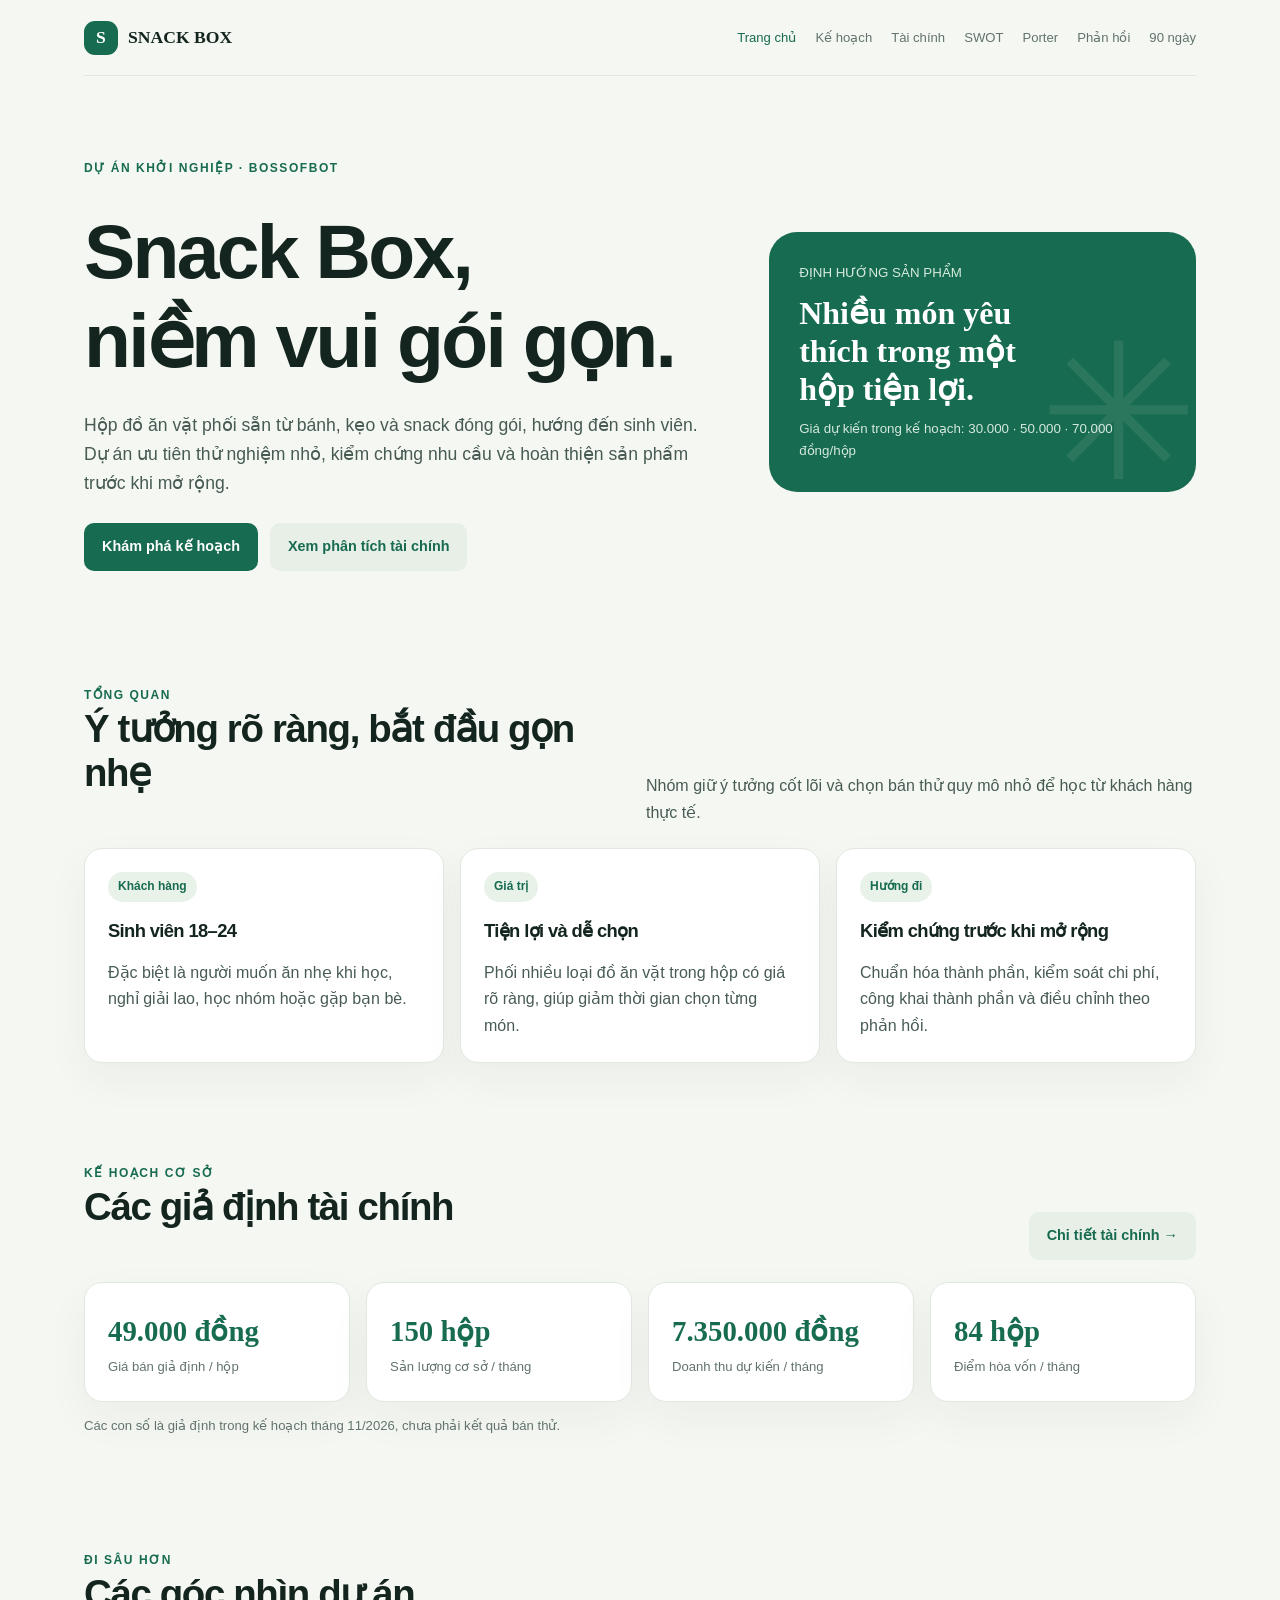
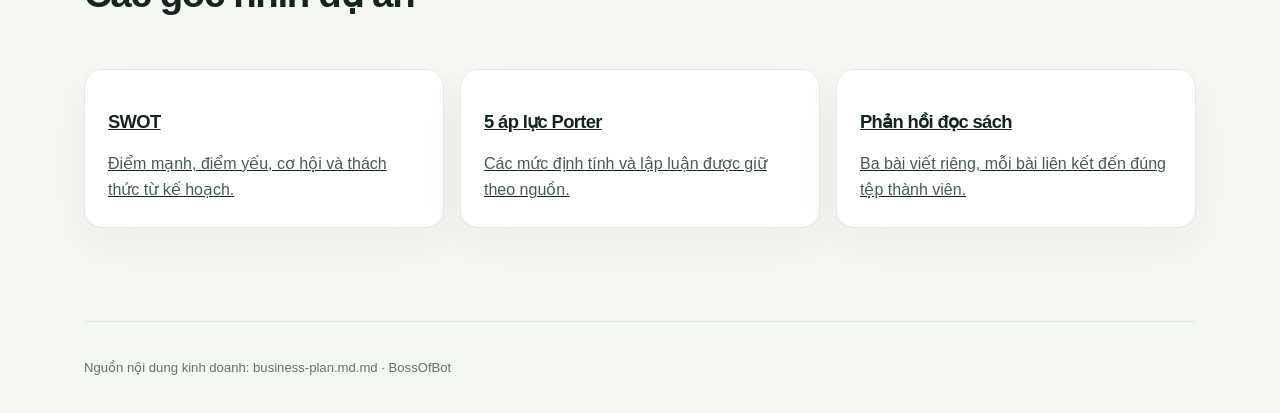
<file: index.html>
<!doctype html><html lang="vi"><head><meta charset="utf-8"><meta name="viewport" content="width=device-width,initial-scale=1"><title>Snack Box | BossOfBot</title><link rel="stylesheet" href="style.css"></head><body><div class="wrap"><nav class="nav"><a class="brand" href="index.html"><span class="brandmark">S</span> SNACK BOX</a><div class="navlinks"><a class="active" href="index.html">Trang chủ</a><a href="business-plan.html">Kế hoạch</a><a href="financial-analysis.html">Tài chính</a><a href="swot.html">SWOT</a><a href="five-forces.html">Porter</a><a href="reflections.html">Phản hồi</a><a href="action-plan.html">90 ngày</a></div></nav><main><section class="hero"><div><span class="eyebrow">Dự án khởi nghiệp · BossOfBot</span><h1>Snack Box,<br>niềm vui gói gọn.</h1><p>Hộp đồ ăn vặt phối sẵn từ bánh, kẹo và snack đóng gói, hướng đến sinh viên. Dự án ưu tiên thử nghiệm nhỏ, kiểm chứng nhu cầu và hoàn thiện sản phẩm trước khi mở rộng.</p><div class="actions"><a class="btn" href="business-plan.html">Khám phá kế hoạch</a><a class="btn secondary" href="financial-analysis.html">Xem phân tích tài chính</a></div></div><aside class="hero-art"><small>ĐỊNH HƯỚNG SẢN PHẨM</small><strong>Nhiều món yêu thích trong một hộp tiện lợi.</strong><small>Giá dự kiến trong kế hoạch: 30.000 · 50.000 · 70.000 đồng/hộp</small></aside></section><section class="section"><div class="section-head"><div><span class="eyebrow">Tổng quan</span><h2>Ý tưởng rõ ràng, bắt đầu gọn nhẹ</h2></div><p>Nhóm giữ ý tưởng cốt lõi và chọn bán thử quy mô nhỏ để học từ khách hàng thực tế.</p></div><div class="grid three"><article class="card"><span class="tag">Khách hàng</span><h3>Sinh viên 18–24</h3><p>Đặc biệt là người muốn ăn nhẹ khi học, nghỉ giải lao, học nhóm hoặc gặp bạn bè.</p></article><article class="card"><span class="tag">Giá trị</span><h3>Tiện lợi và dễ chọn</h3><p>Phối nhiều loại đồ ăn vặt trong hộp có giá rõ ràng, giúp giảm thời gian chọn từng món.</p></article><article class="card"><span class="tag">Hướng đi</span><h3>Kiểm chứng trước khi mở rộng</h3><p>Chuẩn hóa thành phần, kiểm soát chi phí, công khai thành phần và điều chỉnh theo phản hồi.</p></article></div></section><section class="section"><div class="section-head"><div><span class="eyebrow">Kế hoạch cơ sở</span><h2>Các giả định tài chính</h2></div><a class="btn secondary" href="financial-analysis.html">Chi tiết tài chính →</a></div><div class="grid four"><article class="card"><div class="metric">49.000 đồng</div><div class="metric-label">Giá bán giả định / hộp</div></article><article class="card"><div class="metric">150 hộp</div><div class="metric-label">Sản lượng cơ sở / tháng</div></article><article class="card"><div class="metric">7.350.000 đồng</div><div class="metric-label">Doanh thu dự kiến / tháng</div></article><article class="card"><div class="metric">84 hộp</div><div class="metric-label">Điểm hòa vốn / tháng</div></article></div><p class="note">Các con số là giả định trong kế hoạch tháng 11/2026, chưa phải kết quả bán thử.</p></section><section class="section"><div class="section-head"><div><span class="eyebrow">Đi sâu hơn</span><h2>Các góc nhìn dự án</h2></div></div><div class="grid three"><a class="card" href="swot.html"><h3>SWOT</h3><p>Điểm mạnh, điểm yếu, cơ hội và thách thức từ kế hoạch.</p></a><a class="card" href="five-forces.html"><h3>5 áp lực Porter</h3><p>Các mức định tính và lập luận được giữ theo nguồn.</p></a><a class="card" href="reflections.html"><h3>Phản hồi đọc sách</h3><p>Ba bài viết riêng, mỗi bài liên kết đến đúng tệp thành viên.</p></a></div></section></main><footer class="footer">Nguồn nội dung kinh doanh: business-plan.md.md · BossOfBot</footer></div></body></html>
</file>
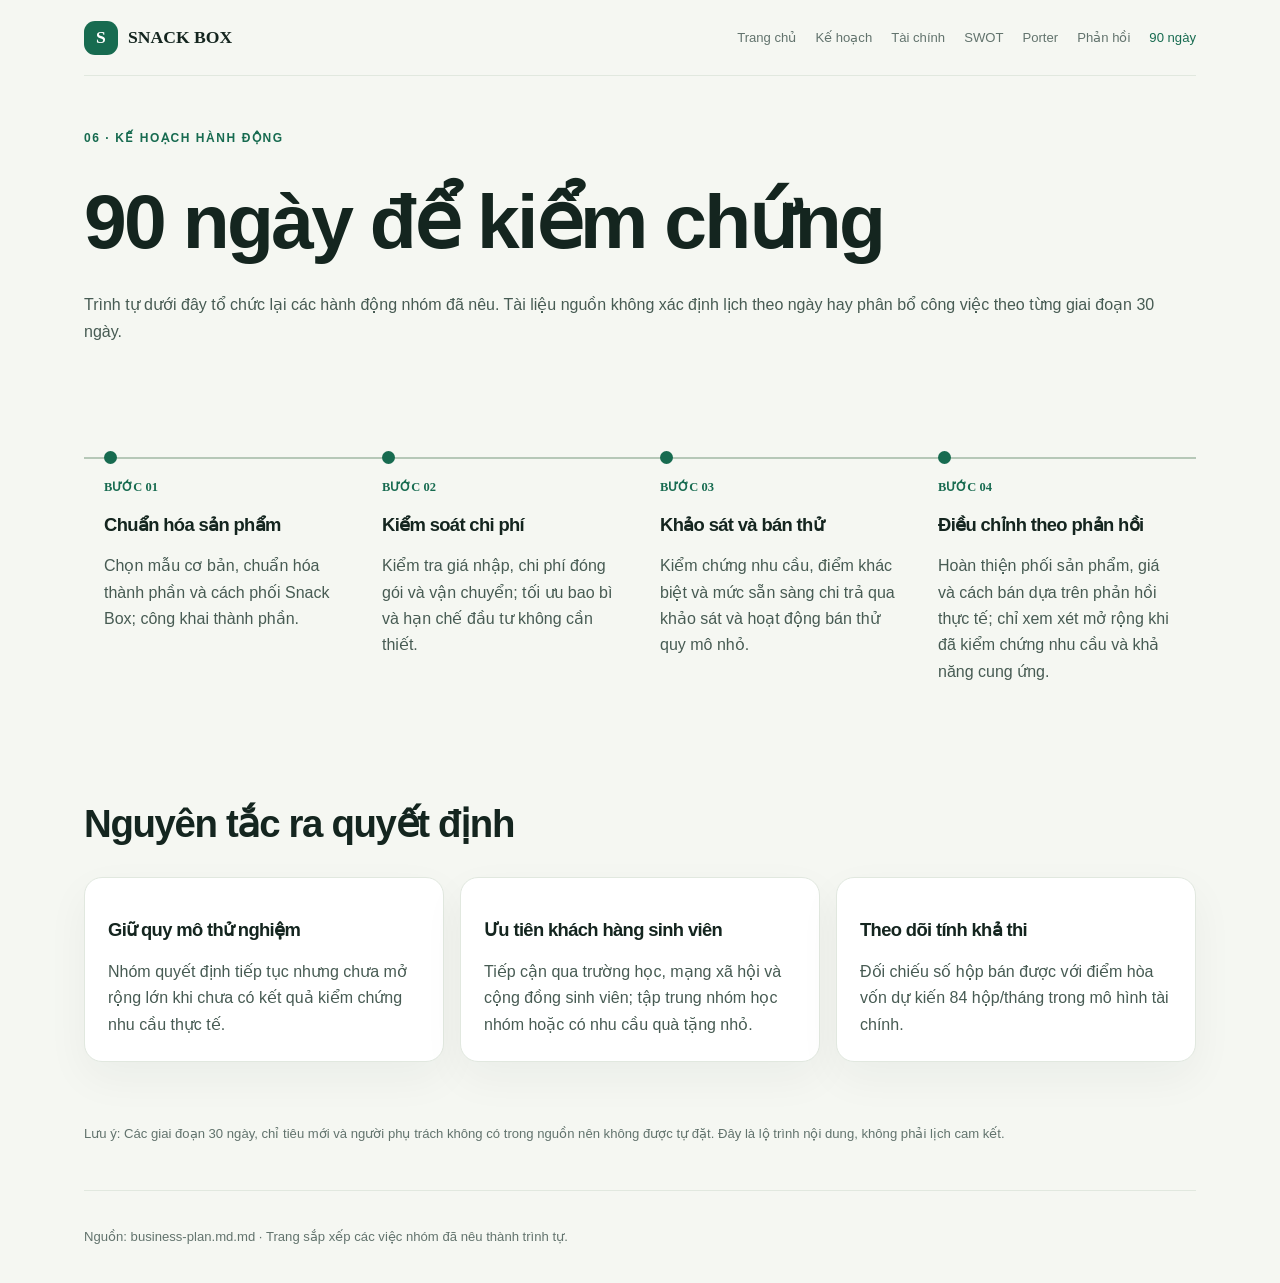
<file: action-plan.html>
<!doctype html><html lang="vi"><head><meta charset="utf-8"><meta name="viewport" content="width=device-width,initial-scale=1"><title>Kế hoạch hành động 90 ngày | Snack Box</title><link rel="stylesheet" href="style.css"></head><body><div class="wrap"><nav class="nav"><a class="brand" href="index.html"><span class="brandmark">S</span> SNACK BOX</a><div class="navlinks"><a href="index.html">Trang chủ</a><a href="business-plan.html">Kế hoạch</a><a href="financial-analysis.html">Tài chính</a><a href="swot.html">SWOT</a><a href="five-forces.html">Porter</a><a href="reflections.html">Phản hồi</a><a class="active" href="action-plan.html">90 ngày</a></div></nav><header class="section"><span class="eyebrow">06 · Kế hoạch hành động</span><h1>90 ngày để kiểm chứng</h1><p>Trình tự dưới đây tổ chức lại các hành động nhóm đã nêu. Tài liệu nguồn không xác định lịch theo ngày hay phân bổ công việc theo từng giai đoạn 30 ngày.</p></header><section class="section"><div class="timeline"><article class="step"><div class="stepno">BƯỚC 01</div><h3>Chuẩn hóa sản phẩm</h3><p>Chọn mẫu cơ bản, chuẩn hóa thành phần và cách phối Snack Box; công khai thành phần.</p></article><article class="step"><div class="stepno">BƯỚC 02</div><h3>Kiểm soát chi phí</h3><p>Kiểm tra giá nhập, chi phí đóng gói và vận chuyển; tối ưu bao bì và hạn chế đầu tư không cần thiết.</p></article><article class="step"><div class="stepno">BƯỚC 03</div><h3>Khảo sát và bán thử</h3><p>Kiểm chứng nhu cầu, điểm khác biệt và mức sẵn sàng chi trả qua khảo sát và hoạt động bán thử quy mô nhỏ.</p></article><article class="step"><div class="stepno">BƯỚC 04</div><h3>Điều chỉnh theo phản hồi</h3><p>Hoàn thiện phối sản phẩm, giá và cách bán dựa trên phản hồi thực tế; chỉ xem xét mở rộng khi đã kiểm chứng nhu cầu và khả năng cung ứng.</p></article></div></section><section class="section"><h2>Nguyên tắc ra quyết định</h2><div class="grid three"><article class="card"><h3>Giữ quy mô thử nghiệm</h3><p>Nhóm quyết định tiếp tục nhưng chưa mở rộng lớn khi chưa có kết quả kiểm chứng nhu cầu thực tế.</p></article><article class="card"><h3>Ưu tiên khách hàng sinh viên</h3><p>Tiếp cận qua trường học, mạng xã hội và cộng đồng sinh viên; tập trung nhóm học nhóm hoặc có nhu cầu quà tặng nhỏ.</p></article><article class="card"><h3>Theo dõi tính khả thi</h3><p>Đối chiếu số hộp bán được với điểm hòa vốn dự kiến 84 hộp/tháng trong mô hình tài chính.</p></article></div></section><p class="note">Lưu ý: Các giai đoạn 30 ngày, chỉ tiêu mới và người phụ trách không có trong nguồn nên không được tự đặt. Đây là lộ trình nội dung, không phải lịch cam kết.</p><footer class="footer">Nguồn: business-plan.md.md · Trang sắp xếp các việc nhóm đã nêu thành trình tự.</footer></div></body></html>
</file>
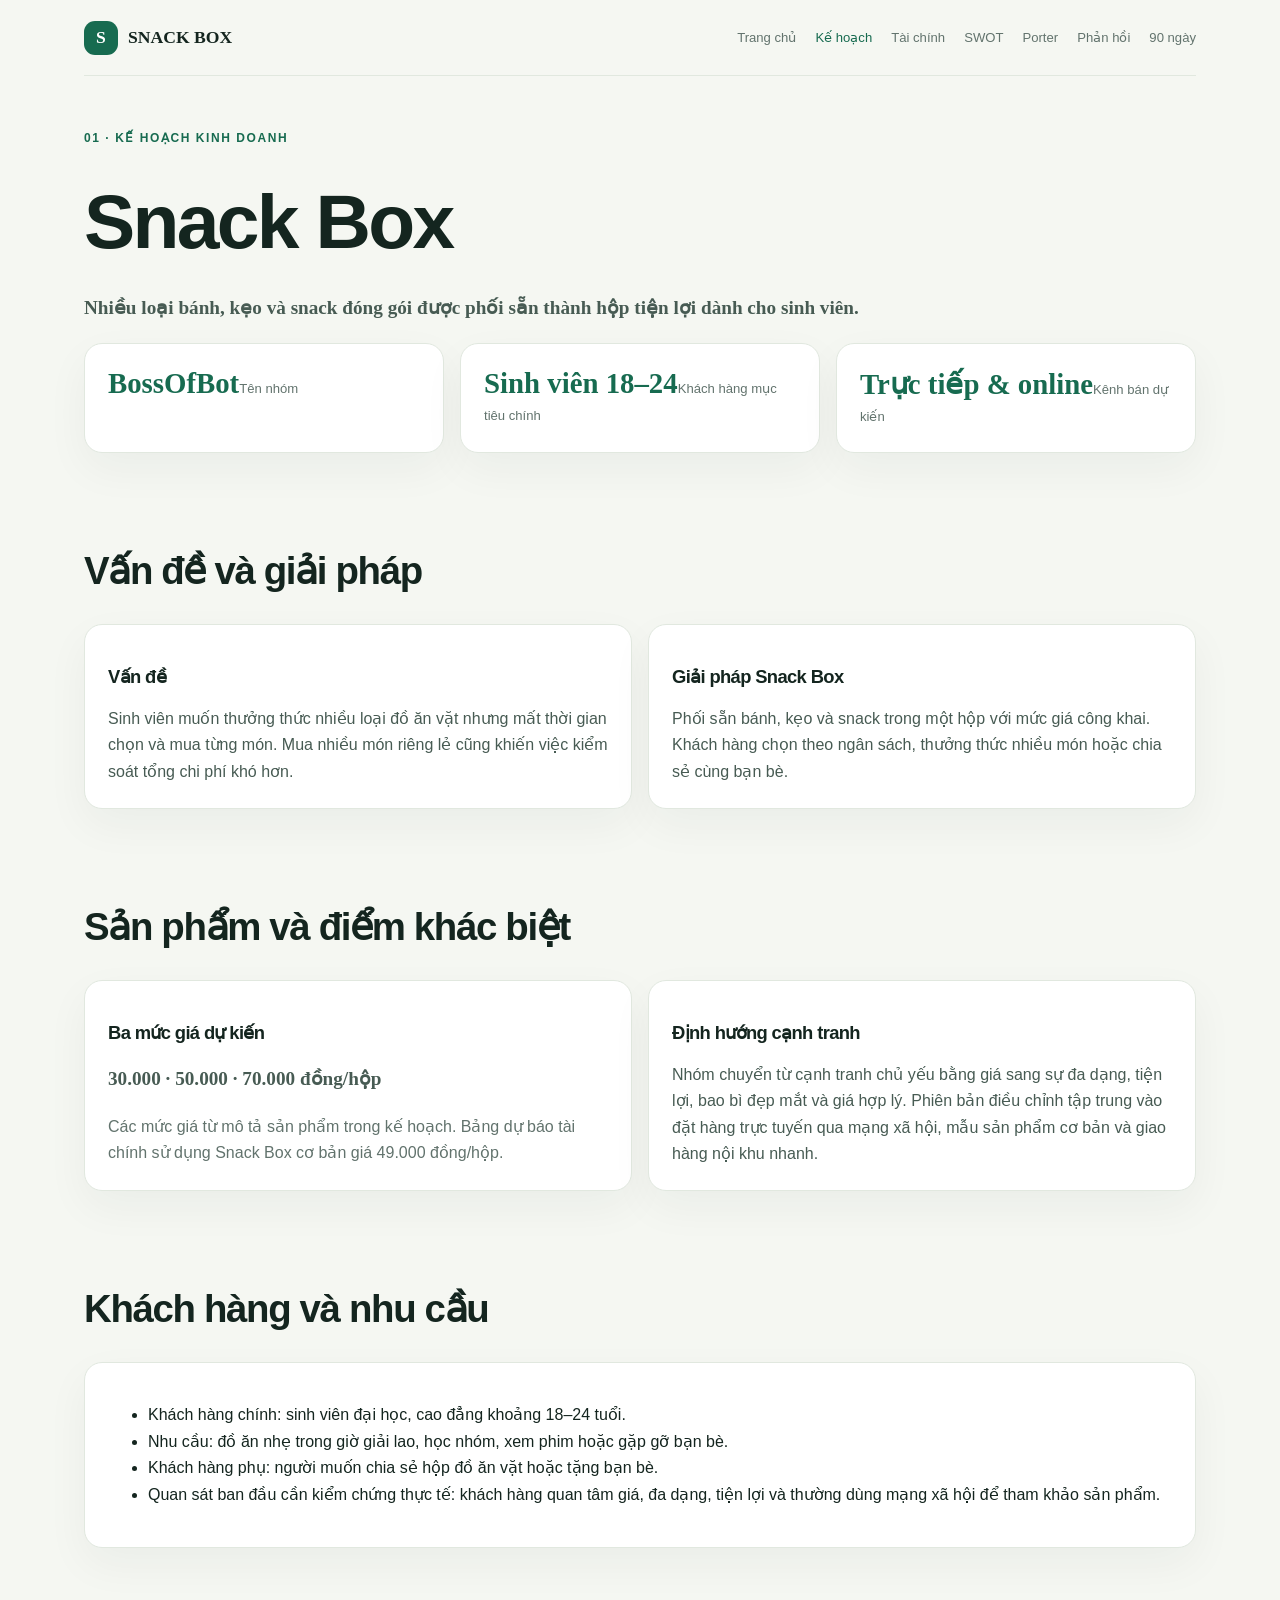
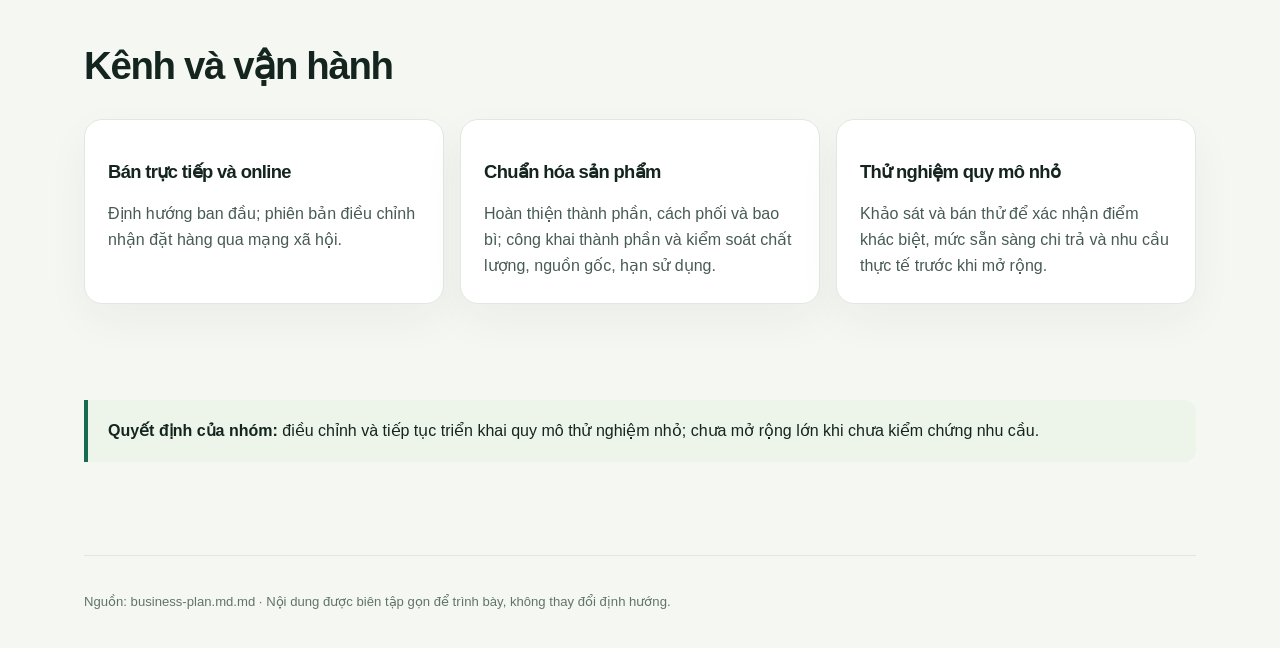
<file: business-plan.html>
<!doctype html><html lang="vi"><head><meta charset="utf-8"><meta name="viewport" content="width=device-width,initial-scale=1"><title>Kế hoạch kinh doanh | Snack Box</title><link rel="stylesheet" href="style.css"></head><body><div class="wrap"><nav class="nav"><a class="brand" href="index.html"><span class="brandmark">S</span> SNACK BOX</a><div class="navlinks"><a href="index.html">Trang chủ</a><a class="active" href="business-plan.html">Kế hoạch</a><a href="financial-analysis.html">Tài chính</a><a href="swot.html">SWOT</a><a href="five-forces.html">Porter</a><a href="reflections.html">Phản hồi</a><a href="action-plan.html">90 ngày</a></div></nav><header class="section"><span class="eyebrow">01 · Kế hoạch kinh doanh</span><h1>Snack Box</h1><p class="quote">Nhiều loại bánh, kẹo và snack đóng gói được phối sẵn thành hộp tiện lợi dành cho sinh viên.</p><div class="grid three"><div class="card"><span class="metric">BossOfBot</span><span class="metric-label">Tên nhóm</span></div><div class="card"><span class="metric">Sinh viên 18–24</span><span class="metric-label">Khách hàng mục tiêu chính</span></div><div class="card"><span class="metric">Trực tiếp & online</span><span class="metric-label">Kênh bán dự kiến</span></div></div></header><section class="section"><h2>Vấn đề và giải pháp</h2><div class="grid two"><article class="card"><h3>Vấn đề</h3><p>Sinh viên muốn thưởng thức nhiều loại đồ ăn vặt nhưng mất thời gian chọn và mua từng món. Mua nhiều món riêng lẻ cũng khiến việc kiểm soát tổng chi phí khó hơn.</p></article><article class="card"><h3>Giải pháp Snack Box</h3><p>Phối sẵn bánh, kẹo và snack trong một hộp với mức giá công khai. Khách hàng chọn theo ngân sách, thưởng thức nhiều món hoặc chia sẻ cùng bạn bè.</p></article></div></section><section class="section"><h2>Sản phẩm và điểm khác biệt</h2><div class="grid two"><article class="card"><h3>Ba mức giá dự kiến</h3><p class="quote">30.000 · 50.000 · 70.000 đồng/hộp</p><p class="muted">Các mức giá từ mô tả sản phẩm trong kế hoạch. Bảng dự báo tài chính sử dụng Snack Box cơ bản giá 49.000 đồng/hộp.</p></article><article class="card"><h3>Định hướng cạnh tranh</h3><p>Nhóm chuyển từ cạnh tranh chủ yếu bằng giá sang sự đa dạng, tiện lợi, bao bì đẹp mắt và giá hợp lý. Phiên bản điều chỉnh tập trung vào đặt hàng trực tuyến qua mạng xã hội, mẫu sản phẩm cơ bản và giao hàng nội khu nhanh.</p></article></div></section><section class="section"><h2>Khách hàng và nhu cầu</h2><div class="card"><ul><li>Khách hàng chính: sinh viên đại học, cao đẳng khoảng 18–24 tuổi.</li><li>Nhu cầu: đồ ăn nhẹ trong giờ giải lao, học nhóm, xem phim hoặc gặp gỡ bạn bè.</li><li>Khách hàng phụ: người muốn chia sẻ hộp đồ ăn vặt hoặc tặng bạn bè.</li><li>Quan sát ban đầu cần kiểm chứng thực tế: khách hàng quan tâm giá, đa dạng, tiện lợi và thường dùng mạng xã hội để tham khảo sản phẩm.</li></ul></div></section><section class="section"><h2>Kênh và vận hành</h2><div class="grid three"><div class="card"><h3>Bán trực tiếp và online</h3><p>Định hướng ban đầu; phiên bản điều chỉnh nhận đặt hàng qua mạng xã hội.</p></div><div class="card"><h3>Chuẩn hóa sản phẩm</h3><p>Hoàn thiện thành phần, cách phối và bao bì; công khai thành phần và kiểm soát chất lượng, nguồn gốc, hạn sử dụng.</p></div><div class="card"><h3>Thử nghiệm quy mô nhỏ</h3><p>Khảo sát và bán thử để xác nhận điểm khác biệt, mức sẵn sàng chi trả và nhu cầu thực tế trước khi mở rộng.</p></div></div></section><section class="section"><div class="callout"><strong>Quyết định của nhóm:</strong> điều chỉnh và tiếp tục triển khai quy mô thử nghiệm nhỏ; chưa mở rộng lớn khi chưa kiểm chứng nhu cầu.</div></section><footer class="footer">Nguồn: business-plan.md.md · Nội dung được biên tập gọn để trình bày, không thay đổi định hướng.</footer></div></body></html>
</file>
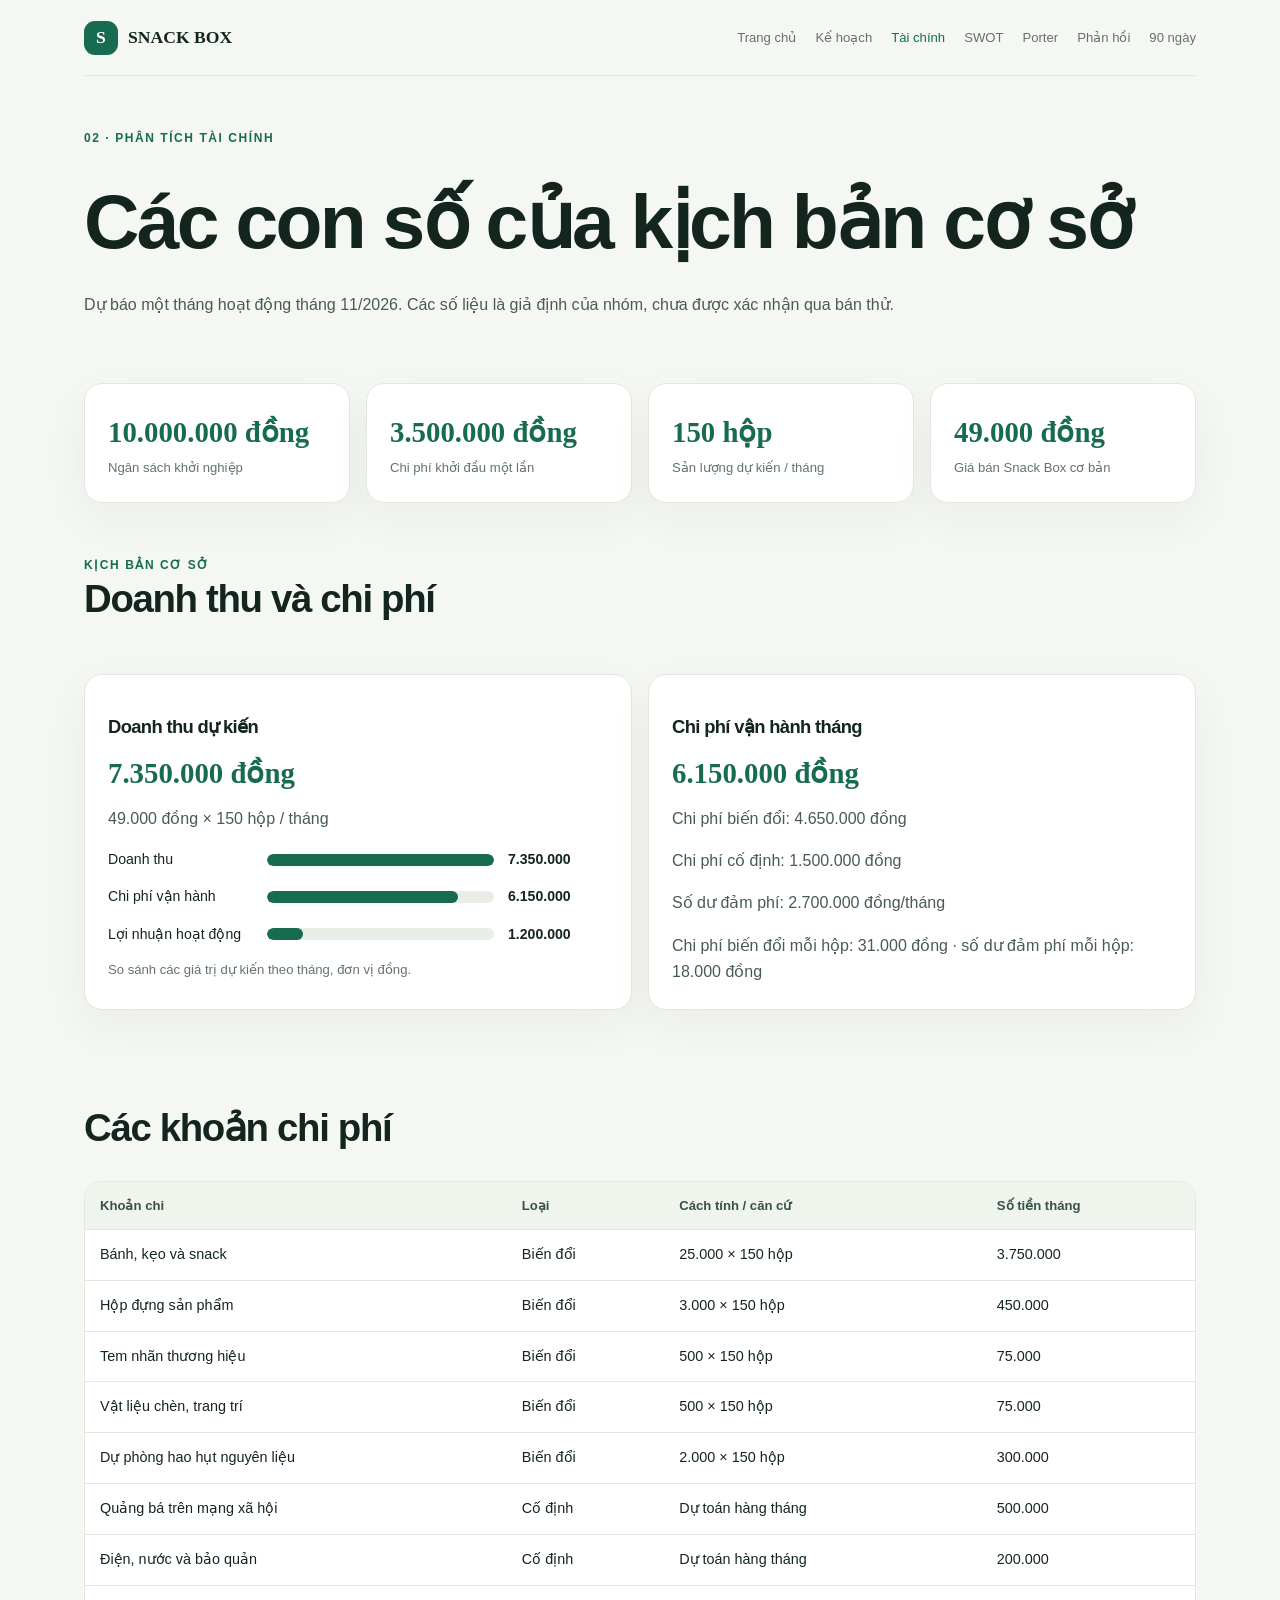
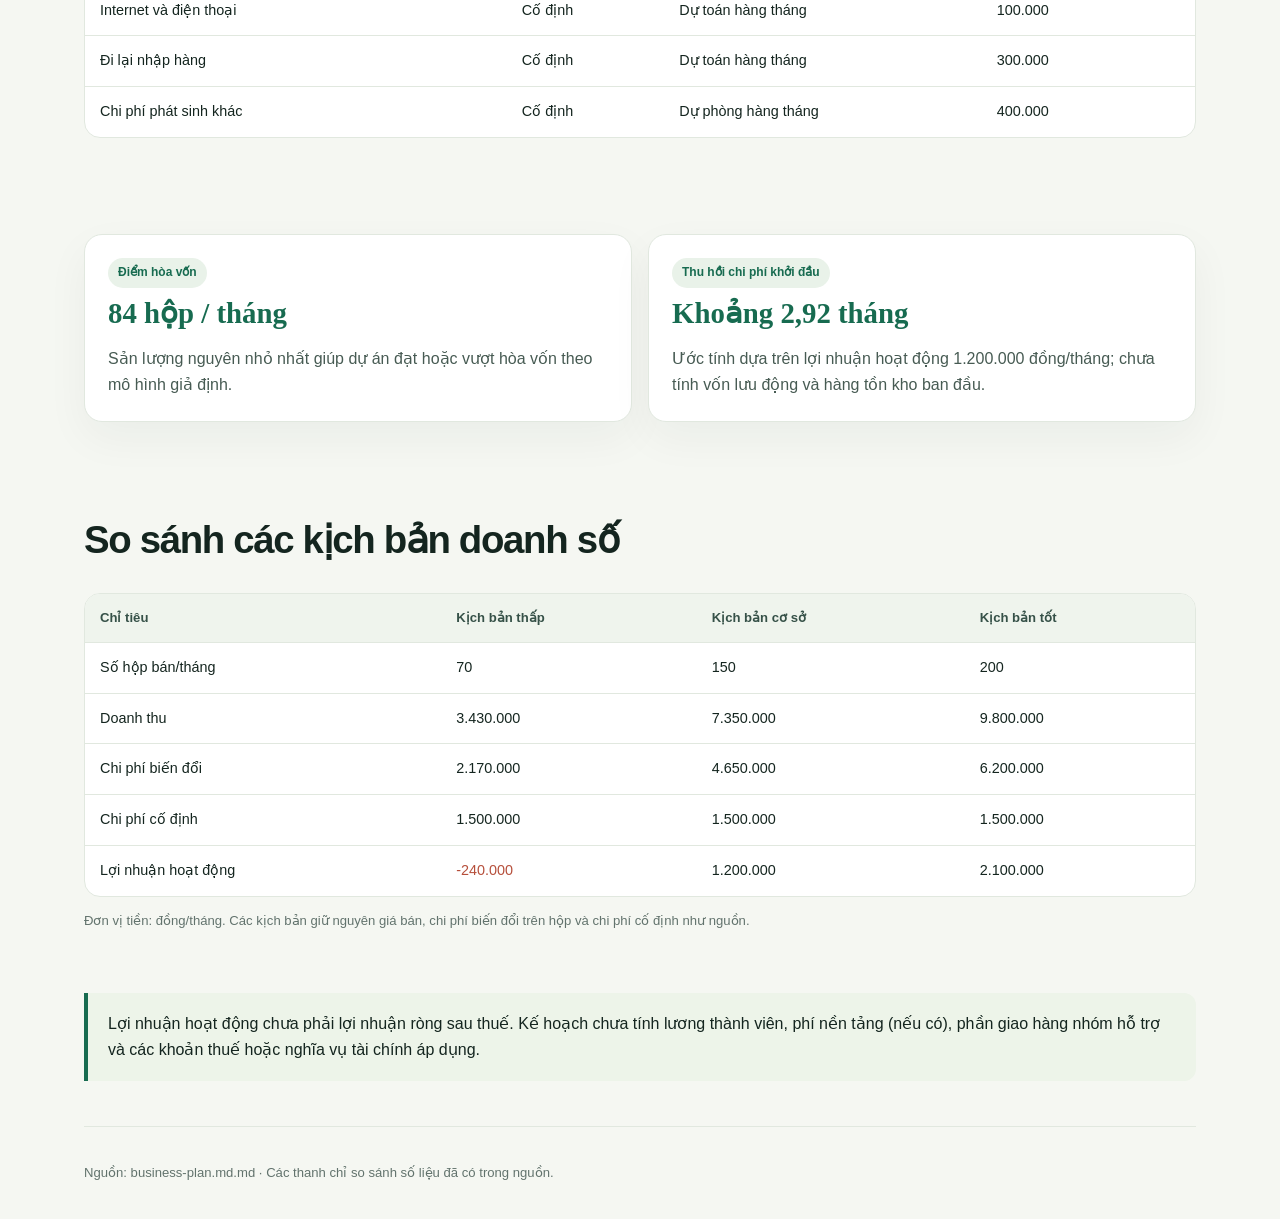
<file: financial-analysis.html>
<!doctype html><html lang="vi"><head><meta charset="utf-8"><meta name="viewport" content="width=device-width,initial-scale=1"><title>Phân tích tài chính | Snack Box</title><link rel="stylesheet" href="style.css"></head><body><div class="wrap"><nav class="nav"><a class="brand" href="index.html"><span class="brandmark">S</span> SNACK BOX</a><div class="navlinks"><a href="index.html">Trang chủ</a><a href="business-plan.html">Kế hoạch</a><a class="active" href="financial-analysis.html">Tài chính</a><a href="swot.html">SWOT</a><a href="five-forces.html">Porter</a><a href="reflections.html">Phản hồi</a><a href="action-plan.html">90 ngày</a></div></nav><header class="section"><span class="eyebrow">02 · Phân tích tài chính</span><h1>Các con số của kịch bản cơ sở</h1><p>Dự báo một tháng hoạt động tháng 11/2026. Các số liệu là giả định của nhóm, chưa được xác nhận qua bán thử.</p></header><section class="grid four"><article class="card"><div class="metric">10.000.000 đồng</div><div class="metric-label">Ngân sách khởi nghiệp</div></article><article class="card"><div class="metric">3.500.000 đồng</div><div class="metric-label">Chi phí khởi đầu một lần</div></article><article class="card"><div class="metric">150 hộp</div><div class="metric-label">Sản lượng dự kiến / tháng</div></article><article class="card"><div class="metric">49.000 đồng</div><div class="metric-label">Giá bán Snack Box cơ bản</div></article></section><section class="section"><div class="section-head"><div><span class="eyebrow">Kịch bản cơ sở</span><h2>Doanh thu và chi phí</h2></div></div><div class="grid two"><article class="card"><h3>Doanh thu dự kiến</h3><div class="metric">7.350.000 đồng</div><p>49.000 đồng × 150 hộp / tháng</p><div class="chart"><div class="barrow"><span>Doanh thu</span><div class="bartrack"><div class="bar" style="width:100%"></div></div><b>7.350.000</b></div><div class="barrow"><span>Chi phí vận hành</span><div class="bartrack"><div class="bar" style="width:84%"></div></div><b>6.150.000</b></div><div class="barrow"><span>Lợi nhuận hoạt động</span><div class="bartrack"><div class="bar" style="width:16%"></div></div><b>1.200.000</b></div></div><p class="note">So sánh các giá trị dự kiến theo tháng, đơn vị đồng.</p></article><article class="card"><h3>Chi phí vận hành tháng</h3><div class="metric">6.150.000 đồng</div><p>Chi phí biến đổi: 4.650.000 đồng</p><p>Chi phí cố định: 1.500.000 đồng</p><p>Số dư đảm phí: 2.700.000 đồng/tháng</p><p>Chi phí biến đổi mỗi hộp: 31.000 đồng · số dư đảm phí mỗi hộp: 18.000 đồng</p></article></div></section><section class="section"><h2>Các khoản chi phí</h2><div class="tablewrap"><table><thead><tr><th>Khoản chi</th><th>Loại</th><th>Cách tính / căn cứ</th><th>Số tiền tháng</th></tr></thead><tbody><tr><td>Bánh, kẹo và snack</td><td>Biến đổi</td><td>25.000 × 150 hộp</td><td>3.750.000</td></tr><tr><td>Hộp đựng sản phẩm</td><td>Biến đổi</td><td>3.000 × 150 hộp</td><td>450.000</td></tr><tr><td>Tem nhãn thương hiệu</td><td>Biến đổi</td><td>500 × 150 hộp</td><td>75.000</td></tr><tr><td>Vật liệu chèn, trang trí</td><td>Biến đổi</td><td>500 × 150 hộp</td><td>75.000</td></tr><tr><td>Dự phòng hao hụt nguyên liệu</td><td>Biến đổi</td><td>2.000 × 150 hộp</td><td>300.000</td></tr><tr><td>Quảng bá trên mạng xã hội</td><td>Cố định</td><td>Dự toán hàng tháng</td><td>500.000</td></tr><tr><td>Điện, nước và bảo quản</td><td>Cố định</td><td>Dự toán hàng tháng</td><td>200.000</td></tr><tr><td>Internet và điện thoại</td><td>Cố định</td><td>Dự toán hàng tháng</td><td>100.000</td></tr><tr><td>Đi lại nhập hàng</td><td>Cố định</td><td>Dự toán hàng tháng</td><td>300.000</td></tr><tr><td>Chi phí phát sinh khác</td><td>Cố định</td><td>Dự phòng hàng tháng</td><td>400.000</td></tr></tbody></table></div></section><section class="section"><div class="grid two"><article class="card"><span class="tag">Điểm hòa vốn</span><div class="metric">84 hộp / tháng</div><p>Sản lượng nguyên nhỏ nhất giúp dự án đạt hoặc vượt hòa vốn theo mô hình giả định.</p></article><article class="card"><span class="tag">Thu hồi chi phí khởi đầu</span><div class="metric">Khoảng 2,92 tháng</div><p>Ước tính dựa trên lợi nhuận hoạt động 1.200.000 đồng/tháng; chưa tính vốn lưu động và hàng tồn kho ban đầu.</p></article></div></section><section class="section"><h2>So sánh các kịch bản doanh số</h2><div class="tablewrap"><table><thead><tr><th>Chỉ tiêu</th><th>Kịch bản thấp</th><th>Kịch bản cơ sở</th><th>Kịch bản tốt</th></tr></thead><tbody><tr><td>Số hộp bán/tháng</td><td>70</td><td>150</td><td>200</td></tr><tr><td>Doanh thu</td><td>3.430.000</td><td>7.350.000</td><td>9.800.000</td></tr><tr><td>Chi phí biến đổi</td><td>2.170.000</td><td>4.650.000</td><td>6.200.000</td></tr><tr><td>Chi phí cố định</td><td>1.500.000</td><td>1.500.000</td><td>1.500.000</td></tr><tr><td>Lợi nhuận hoạt động</td><td style="color:#b64f3b">-240.000</td><td>1.200.000</td><td>2.100.000</td></tr></tbody></table></div><p class="note">Đơn vị tiền: đồng/tháng. Các kịch bản giữ nguyên giá bán, chi phí biến đổi trên hộp và chi phí cố định như nguồn.</p></section><div class="callout">Lợi nhuận hoạt động chưa phải lợi nhuận ròng sau thuế. Kế hoạch chưa tính lương thành viên, phí nền tảng (nếu có), phần giao hàng nhóm hỗ trợ và các khoản thuế hoặc nghĩa vụ tài chính áp dụng.</div><footer class="footer">Nguồn: business-plan.md.md · Các thanh chỉ so sánh số liệu đã có trong nguồn.</footer></div></body></html>
</file>
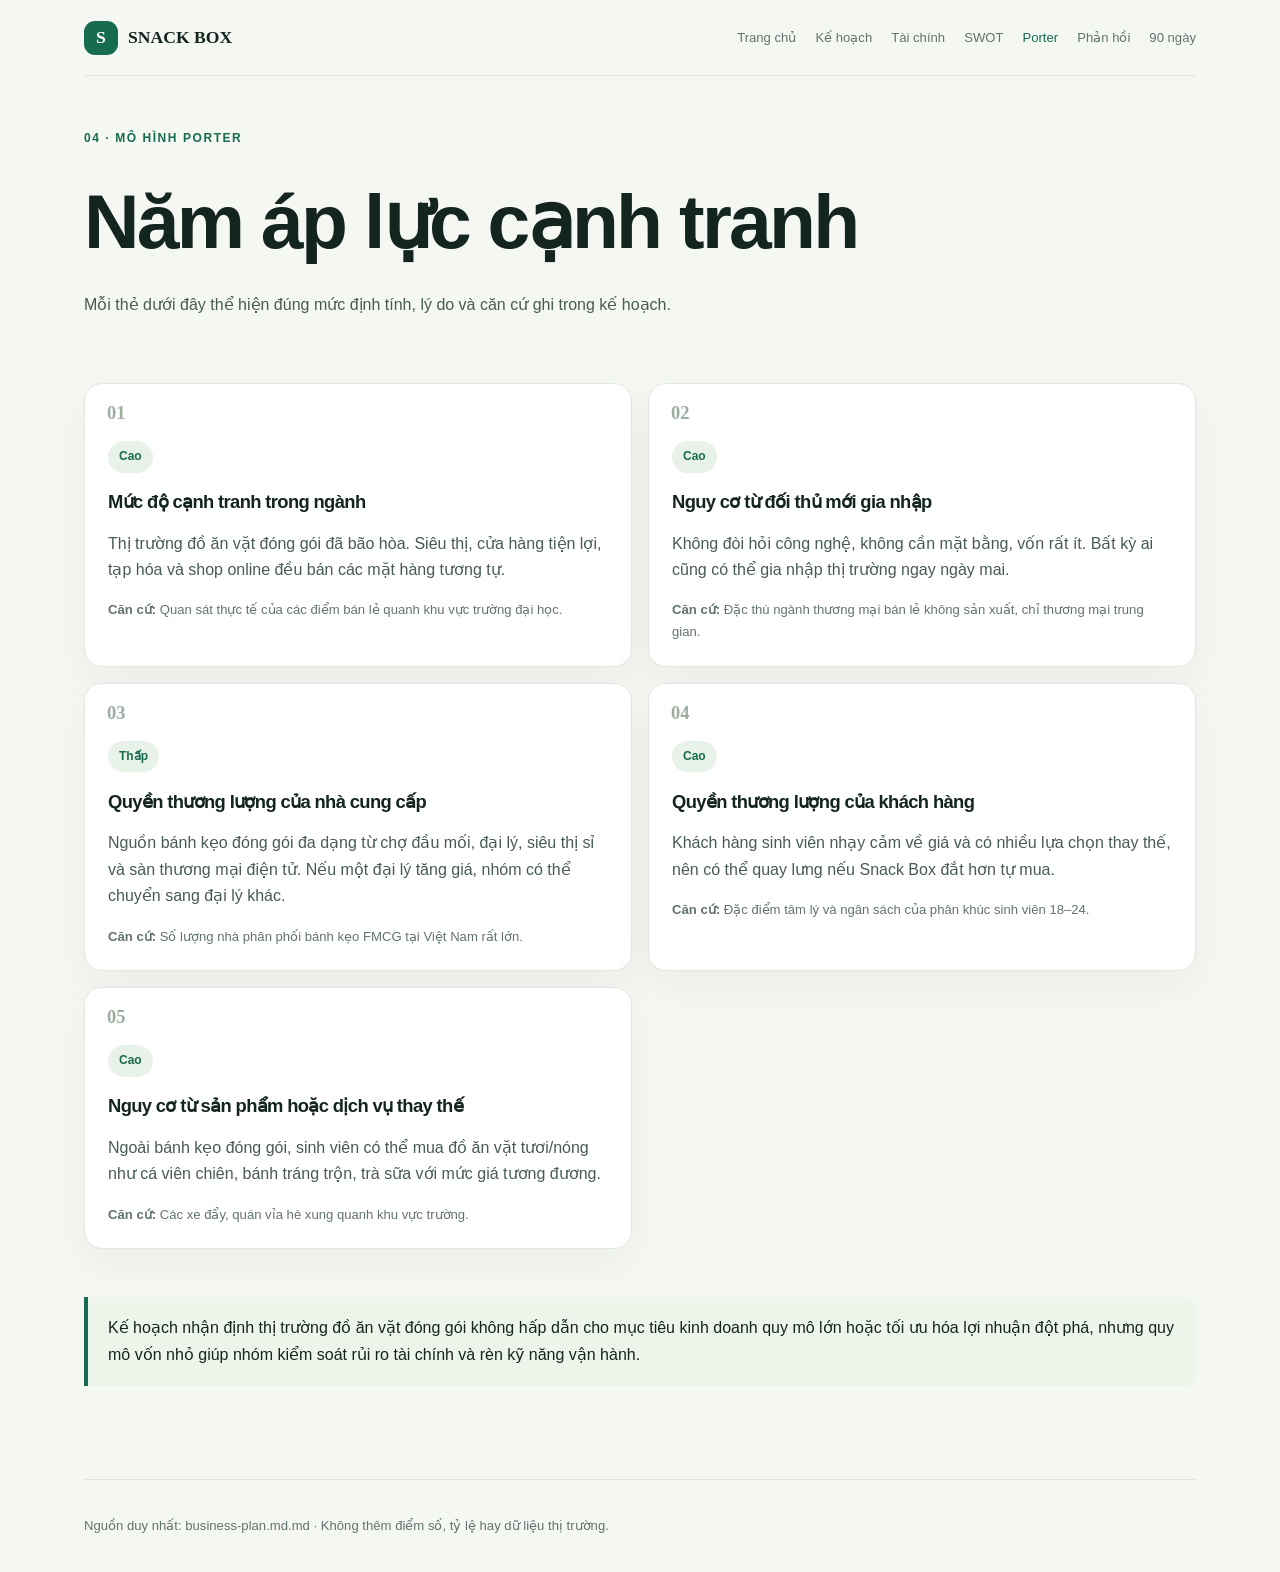
<file: five-forces.html>
<!doctype html><html lang="vi"><head><meta charset="utf-8"><meta name="viewport" content="width=device-width,initial-scale=1"><title>5 áp lực cạnh tranh | Snack Box</title><link rel="stylesheet" href="style.css"></head><body><div class="wrap"><nav class="nav"><a class="brand" href="index.html"><span class="brandmark">S</span> SNACK BOX</a><div class="navlinks"><a href="index.html">Trang chủ</a><a href="business-plan.html">Kế hoạch</a><a href="financial-analysis.html">Tài chính</a><a href="swot.html">SWOT</a><a class="active" href="five-forces.html">Porter</a><a href="reflections.html">Phản hồi</a><a href="action-plan.html">90 ngày</a></div></nav><header class="section"><span class="eyebrow">04 · Mô hình Porter</span><h1>Năm áp lực cạnh tranh</h1><p>Mỗi thẻ dưới đây thể hiện đúng mức định tính, lý do và căn cứ ghi trong kế hoạch.</p></header><section class="grid two"><article class="card force"><span class="num">01</span><span class="level">Cao</span><h3>Mức độ cạnh tranh trong ngành</h3><p>Thị trường đồ ăn vặt đóng gói đã bão hòa. Siêu thị, cửa hàng tiện lợi, tạp hóa và shop online đều bán các mặt hàng tương tự.</p><p class="note"><b>Căn cứ:</b> Quan sát thực tế của các điểm bán lẻ quanh khu vực trường đại học.</p></article><article class="card force"><span class="num">02</span><span class="level">Cao</span><h3>Nguy cơ từ đối thủ mới gia nhập</h3><p>Không đòi hỏi công nghệ, không cần mặt bằng, vốn rất ít. Bất kỳ ai cũng có thể gia nhập thị trường ngay ngày mai.</p><p class="note"><b>Căn cứ:</b> Đặc thù ngành thương mại bán lẻ không sản xuất, chỉ thương mại trung gian.</p></article><article class="card force"><span class="num">03</span><span class="level">Thấp</span><h3>Quyền thương lượng của nhà cung cấp</h3><p>Nguồn bánh kẹo đóng gói đa dạng từ chợ đầu mối, đại lý, siêu thị sỉ và sàn thương mại điện tử. Nếu một đại lý tăng giá, nhóm có thể chuyển sang đại lý khác.</p><p class="note"><b>Căn cứ:</b> Số lượng nhà phân phối bánh kẹo FMCG tại Việt Nam rất lớn.</p></article><article class="card force"><span class="num">04</span><span class="level">Cao</span><h3>Quyền thương lượng của khách hàng</h3><p>Khách hàng sinh viên nhạy cảm về giá và có nhiều lựa chọn thay thế, nên có thể quay lưng nếu Snack Box đắt hơn tự mua.</p><p class="note"><b>Căn cứ:</b> Đặc điểm tâm lý và ngân sách của phân khúc sinh viên 18–24.</p></article><article class="card force"><span class="num">05</span><span class="level">Cao</span><h3>Nguy cơ từ sản phẩm hoặc dịch vụ thay thế</h3><p>Ngoài bánh kẹo đóng gói, sinh viên có thể mua đồ ăn vặt tươi/nóng như cá viên chiên, bánh tráng trộn, trà sữa với mức giá tương đương.</p><p class="note"><b>Căn cứ:</b> Các xe đẩy, quán vỉa hè xung quanh khu vực trường.</p></article></section><section class="section"><div class="callout">Kế hoạch nhận định thị trường đồ ăn vặt đóng gói không hấp dẫn cho mục tiêu kinh doanh quy mô lớn hoặc tối ưu hóa lợi nhuận đột phá, nhưng quy mô vốn nhỏ giúp nhóm kiểm soát rủi ro tài chính và rèn kỹ năng vận hành.</div></section><footer class="footer">Nguồn duy nhất: business-plan.md.md · Không thêm điểm số, tỷ lệ hay dữ liệu thị trường.</footer></div></body></html>
</file>
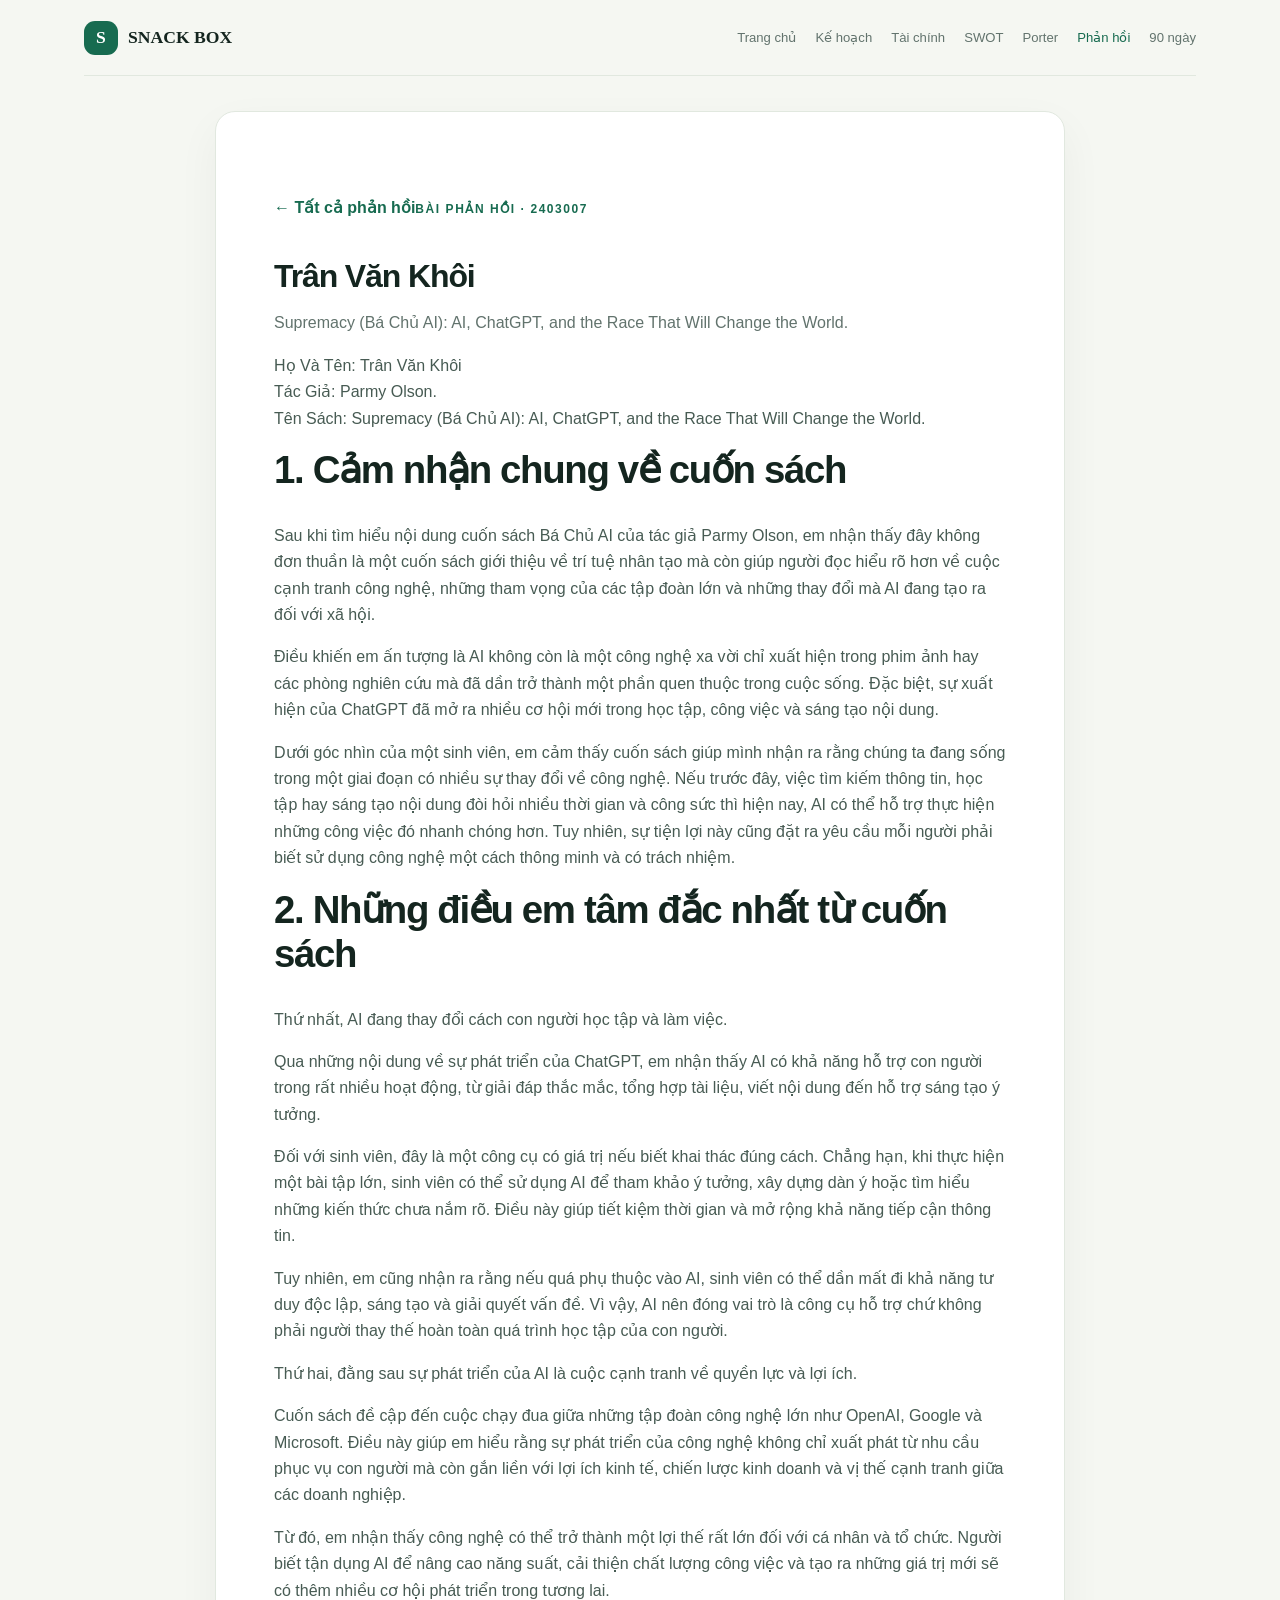
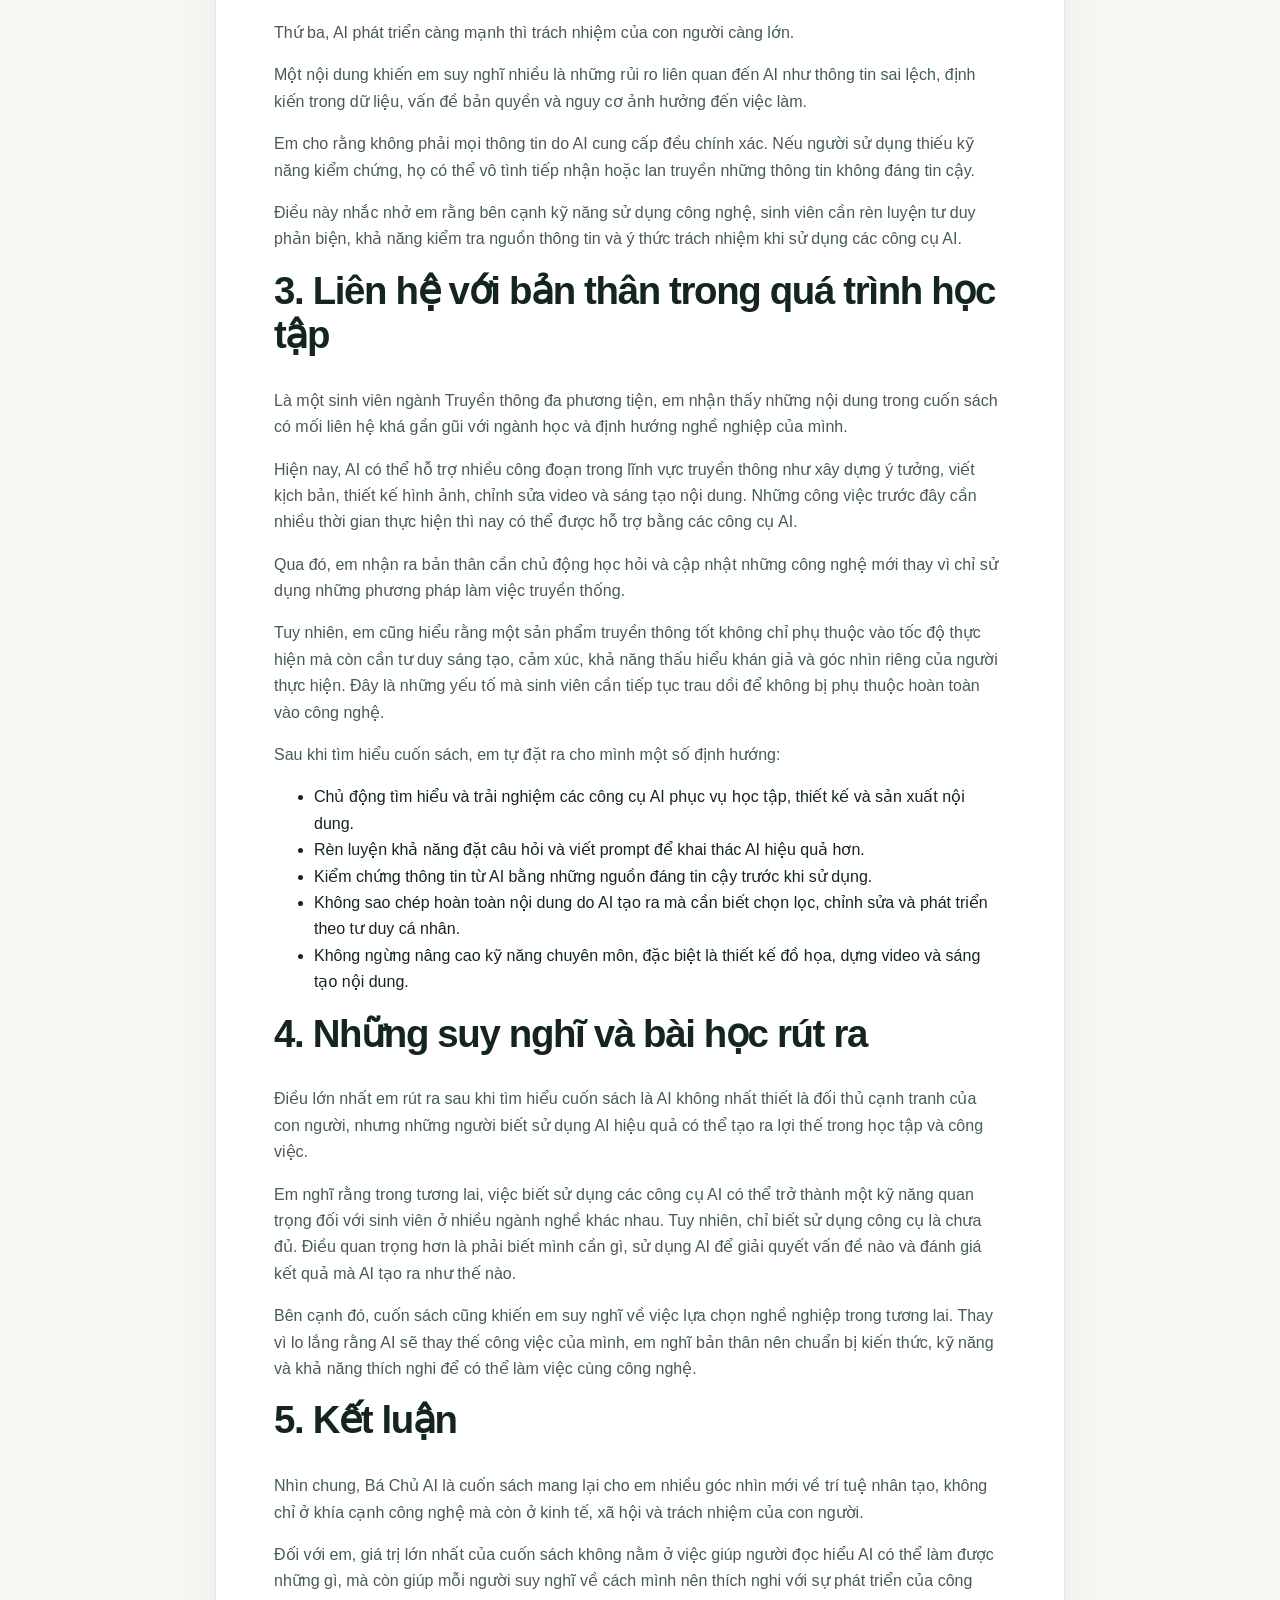
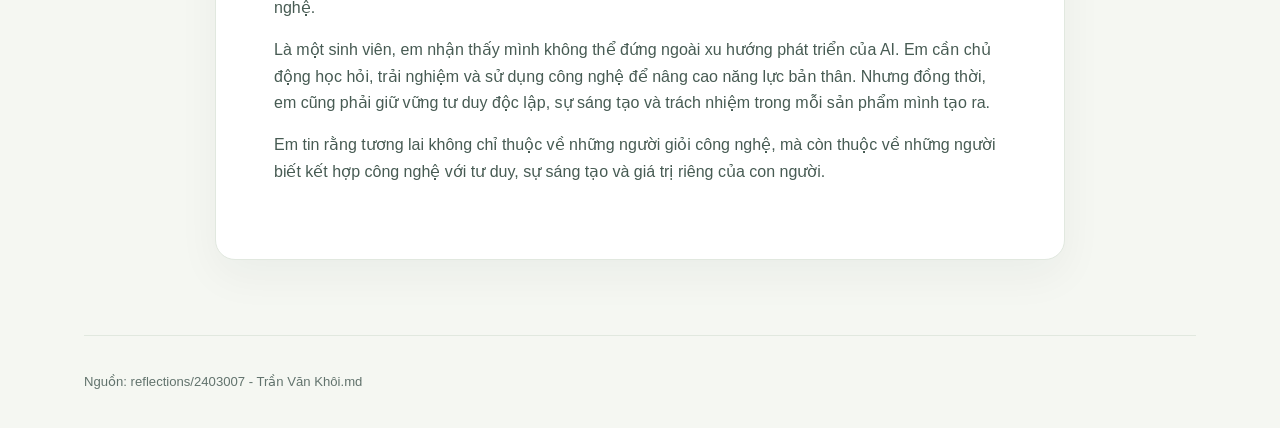
<file: reflection-2403007.html>
<!doctype html><html lang="vi"><head><meta charset="utf-8"><meta name="viewport" content="width=device-width,initial-scale=1"><title>Trân Văn Khôi · Supremacy (Bá Chủ AI): AI, ChatGPT, and the Race That Will Change the World.</title><link rel="stylesheet" href="style.css"></head><body><div class="wrap"><nav class="nav"><a class="brand" href="index.html"><span class="brandmark">S</span> SNACK BOX</a><div class="navlinks"><a href="index.html">Trang chủ</a><a href="business-plan.html">Kế hoạch</a><a href="financial-analysis.html">Tài chính</a><a href="swot.html">SWOT</a><a href="five-forces.html">Porter</a><a class="active" href="reflections.html">Phản hồi</a><a href="action-plan.html">90 ngày</a></div></nav><main class="prose"><a class="back" href="reflections.html">← Tất cả phản hồi</a><span class="eyebrow">Bài phản hồi · 2403007</span><h1>Trân Văn Khôi</h1><p class="muted">Supremacy (Bá Chủ AI): AI, ChatGPT, and the Race That Will Change the World.</p><article id="article"></article></main><footer class="footer">Nguồn: reflections/2403007 - Trần Văn Khôi.md</footer></div><script>const source="\nHọ Và Tên: Trân Văn Khôi\nTác Giả: Parmy Olson.\nTên Sách: Supremacy (Bá Chủ AI): AI, ChatGPT, and the Race That Will Change the World.\n\n## 1. Cảm nhận chung về cuốn sách\n\nSau khi tìm hiểu nội dung cuốn sách Bá Chủ AI của tác giả Parmy Olson, em nhận thấy đây không đơn thuần là một cuốn sách giới thiệu về trí tuệ nhân tạo mà còn giúp người đọc hiểu rõ hơn về cuộc cạnh tranh công nghệ, những tham vọng của các tập đoàn lớn và những thay đổi mà AI đang tạo ra đối với xã hội.\n\nĐiều khiến em ấn tượng là AI không còn là một công nghệ xa vời chỉ xuất hiện trong phim ảnh hay các phòng nghiên cứu mà đã dần trở thành một phần quen thuộc trong cuộc sống. Đặc biệt, sự xuất hiện của ChatGPT đã mở ra nhiều cơ hội mới trong học tập, công việc và sáng tạo nội dung.\n\nDưới góc nhìn của một sinh viên, em cảm thấy cuốn sách giúp mình nhận ra rằng chúng ta đang sống trong một giai đoạn có nhiều sự thay đổi về công nghệ. Nếu trước đây, việc tìm kiếm thông tin, học tập hay sáng tạo nội dung đòi hỏi nhiều thời gian và công sức thì hiện nay, AI có thể hỗ trợ thực hiện những công việc đó nhanh chóng hơn. Tuy nhiên, sự tiện lợi này cũng đặt ra yêu cầu mỗi người phải biết sử dụng công nghệ một cách thông minh và có trách nhiệm.\n\n## 2. Những điều em tâm đắc nhất từ cuốn sách\n\nThứ nhất, AI đang thay đổi cách con người học tập và làm việc.\n\nQua những nội dung về sự phát triển của ChatGPT, em nhận thấy AI có khả năng hỗ trợ con người trong rất nhiều hoạt động, từ giải đáp thắc mắc, tổng hợp tài liệu, viết nội dung đến hỗ trợ sáng tạo ý tưởng.\n\nĐối với sinh viên, đây là một công cụ có giá trị nếu biết khai thác đúng cách. Chẳng hạn, khi thực hiện một bài tập lớn, sinh viên có thể sử dụng AI để tham khảo ý tưởng, xây dựng dàn ý hoặc tìm hiểu những kiến thức chưa nắm rõ. Điều này giúp tiết kiệm thời gian và mở rộng khả năng tiếp cận thông tin.\n\nTuy nhiên, em cũng nhận ra rằng nếu quá phụ thuộc vào AI, sinh viên có thể dần mất đi khả năng tư duy độc lập, sáng tạo và giải quyết vấn đề. Vì vậy, AI nên đóng vai trò là công cụ hỗ trợ chứ không phải người thay thế hoàn toàn quá trình học tập của con người.\n\nThứ hai, đằng sau sự phát triển của AI là cuộc cạnh tranh về quyền lực và lợi ích.\n\nCuốn sách đề cập đến cuộc chạy đua giữa những tập đoàn công nghệ lớn như OpenAI, Google và Microsoft. Điều này giúp em hiểu rằng sự phát triển của công nghệ không chỉ xuất phát từ nhu cầu phục vụ con người mà còn gắn liền với lợi ích kinh tế, chiến lược kinh doanh và vị thế cạnh tranh giữa các doanh nghiệp.\n\nTừ đó, em nhận thấy công nghệ có thể trở thành một lợi thế rất lớn đối với cá nhân và tổ chức. Người biết tận dụng AI để nâng cao năng suất, cải thiện chất lượng công việc và tạo ra những giá trị mới sẽ có thêm nhiều cơ hội phát triển trong tương lai.\n\nThứ ba, AI phát triển càng mạnh thì trách nhiệm của con người càng lớn.\n\nMột nội dung khiến em suy nghĩ nhiều là những rủi ro liên quan đến AI như thông tin sai lệch, định kiến trong dữ liệu, vấn đề bản quyền và nguy cơ ảnh hưởng đến việc làm.\n\nEm cho rằng không phải mọi thông tin do AI cung cấp đều chính xác. Nếu người sử dụng thiếu kỹ năng kiểm chứng, họ có thể vô tình tiếp nhận hoặc lan truyền những thông tin không đáng tin cậy.\n\nĐiều này nhắc nhở em rằng bên cạnh kỹ năng sử dụng công nghệ, sinh viên cần rèn luyện tư duy phản biện, khả năng kiểm tra nguồn thông tin và ý thức trách nhiệm khi sử dụng các công cụ AI.\n\n## 3. Liên hệ với bản thân trong quá trình học tập\n\nLà một sinh viên ngành Truyền thông đa phương tiện, em nhận thấy những nội dung trong cuốn sách có mối liên hệ khá gần gũi với ngành học và định hướng nghề nghiệp của mình.\n\nHiện nay, AI có thể hỗ trợ nhiều công đoạn trong lĩnh vực truyền thông như xây dựng ý tưởng, viết kịch bản, thiết kế hình ảnh, chỉnh sửa video và sáng tạo nội dung. Những công việc trước đây cần nhiều thời gian thực hiện thì nay có thể được hỗ trợ bằng các công cụ AI.\n\nQua đó, em nhận ra bản thân cần chủ động học hỏi và cập nhật những công nghệ mới thay vì chỉ sử dụng những phương pháp làm việc truyền thống.\n\nTuy nhiên, em cũng hiểu rằng một sản phẩm truyền thông tốt không chỉ phụ thuộc vào tốc độ thực hiện mà còn cần tư duy sáng tạo, cảm xúc, khả năng thấu hiểu khán giả và góc nhìn riêng của người thực hiện. Đây là những yếu tố mà sinh viên cần tiếp tục trau dồi để không bị phụ thuộc hoàn toàn vào công nghệ.\n\nSau khi tìm hiểu cuốn sách, em tự đặt ra cho mình một số định hướng:\n\n- Chủ động tìm hiểu và trải nghiệm các công cụ AI phục vụ học tập, thiết kế và sản xuất nội dung.\n- Rèn luyện khả năng đặt câu hỏi và viết prompt để khai thác AI hiệu quả hơn.\n- Kiểm chứng thông tin từ AI bằng những nguồn đáng tin cậy trước khi sử dụng.\n- Không sao chép hoàn toàn nội dung do AI tạo ra mà cần biết chọn lọc, chỉnh sửa và phát triển theo tư duy cá nhân.\n- Không ngừng nâng cao kỹ năng chuyên môn, đặc biệt là thiết kế đồ họa, dựng video và sáng tạo nội dung.\n\n## 4. Những suy nghĩ và bài học rút ra\n\nĐiều lớn nhất em rút ra sau khi tìm hiểu cuốn sách là AI không nhất thiết là đối thủ cạnh tranh của con người, nhưng những người biết sử dụng AI hiệu quả có thể tạo ra lợi thế trong học tập và công việc.\n\nEm nghĩ rằng trong tương lai, việc biết sử dụng các công cụ AI có thể trở thành một kỹ năng quan trọng đối với sinh viên ở nhiều ngành nghề khác nhau. Tuy nhiên, chỉ biết sử dụng công cụ là chưa đủ. Điều quan trọng hơn là phải biết mình cần gì, sử dụng AI để giải quyết vấn đề nào và đánh giá kết quả mà AI tạo ra như thế nào.\n\nBên cạnh đó, cuốn sách cũng khiến em suy nghĩ về việc lựa chọn nghề nghiệp trong tương lai. Thay vì lo lắng rằng AI sẽ thay thế công việc của mình, em nghĩ bản thân nên chuẩn bị kiến thức, kỹ năng và khả năng thích nghi để có thể làm việc cùng công nghệ.\n\n## 5. Kết luận\n\nNhìn chung, Bá Chủ AI là cuốn sách mang lại cho em nhiều góc nhìn mới về trí tuệ nhân tạo, không chỉ ở khía cạnh công nghệ mà còn ở kinh tế, xã hội và trách nhiệm của con người.\n\nĐối với em, giá trị lớn nhất của cuốn sách không nằm ở việc giúp người đọc hiểu AI có thể làm được những gì, mà còn giúp mỗi người suy nghĩ về cách mình nên thích nghi với sự phát triển của công nghệ.\n\nLà một sinh viên, em nhận thấy mình không thể đứng ngoài xu hướng phát triển của AI. Em cần chủ động học hỏi, trải nghiệm và sử dụng công nghệ để nâng cao năng lực bản thân. Nhưng đồng thời, em cũng phải giữ vững tư duy độc lập, sự sáng tạo và trách nhiệm trong mỗi sản phẩm mình tạo ra.\n\nEm tin rằng tương lai không chỉ thuộc về những người giỏi công nghệ, mà còn thuộc về những người biết kết hợp công nghệ với tư duy, sự sáng tạo và giá trị riêng của con người.";const esc=s=>s.replace(/&/g,'&amp;').replace(/</g,'&lt;').replace(/>/g,'&gt;');const inline=s=>esc(s).replace(/\*\*(.+?)\*\*/g,'<strong>$1</strong>').replace(/\*(.+?)\*/g,'<em>$1</em>');const root=document.getElementById('article');let list=false;for(const block of source.trim().split(/\n\s*\n/)){const t=block.trim();if(!t)continue;if(t.startsWith('## ')){root.insertAdjacentHTML('beforeend','<h2>'+inline(t.slice(3))+'</h2>');continue}if(t.startsWith('# '))continue;if(t.split('\n').every(x=>/^[-*] /.test(x))){root.insertAdjacentHTML('beforeend','<ul>'+t.split('\n').map(x=>'<li>'+inline(x.replace(/^[-*] /,''))+'</li>').join('')+'</ul>');continue}if(t.startsWith('**')&&t.endsWith('**')){root.insertAdjacentHTML('beforeend','<h3>'+inline(t)+'</h3>');continue}root.insertAdjacentHTML('beforeend','<p>'+t.split('\n').map(inline).join('<br>')+'</p>')}</script></body></html>
</file>
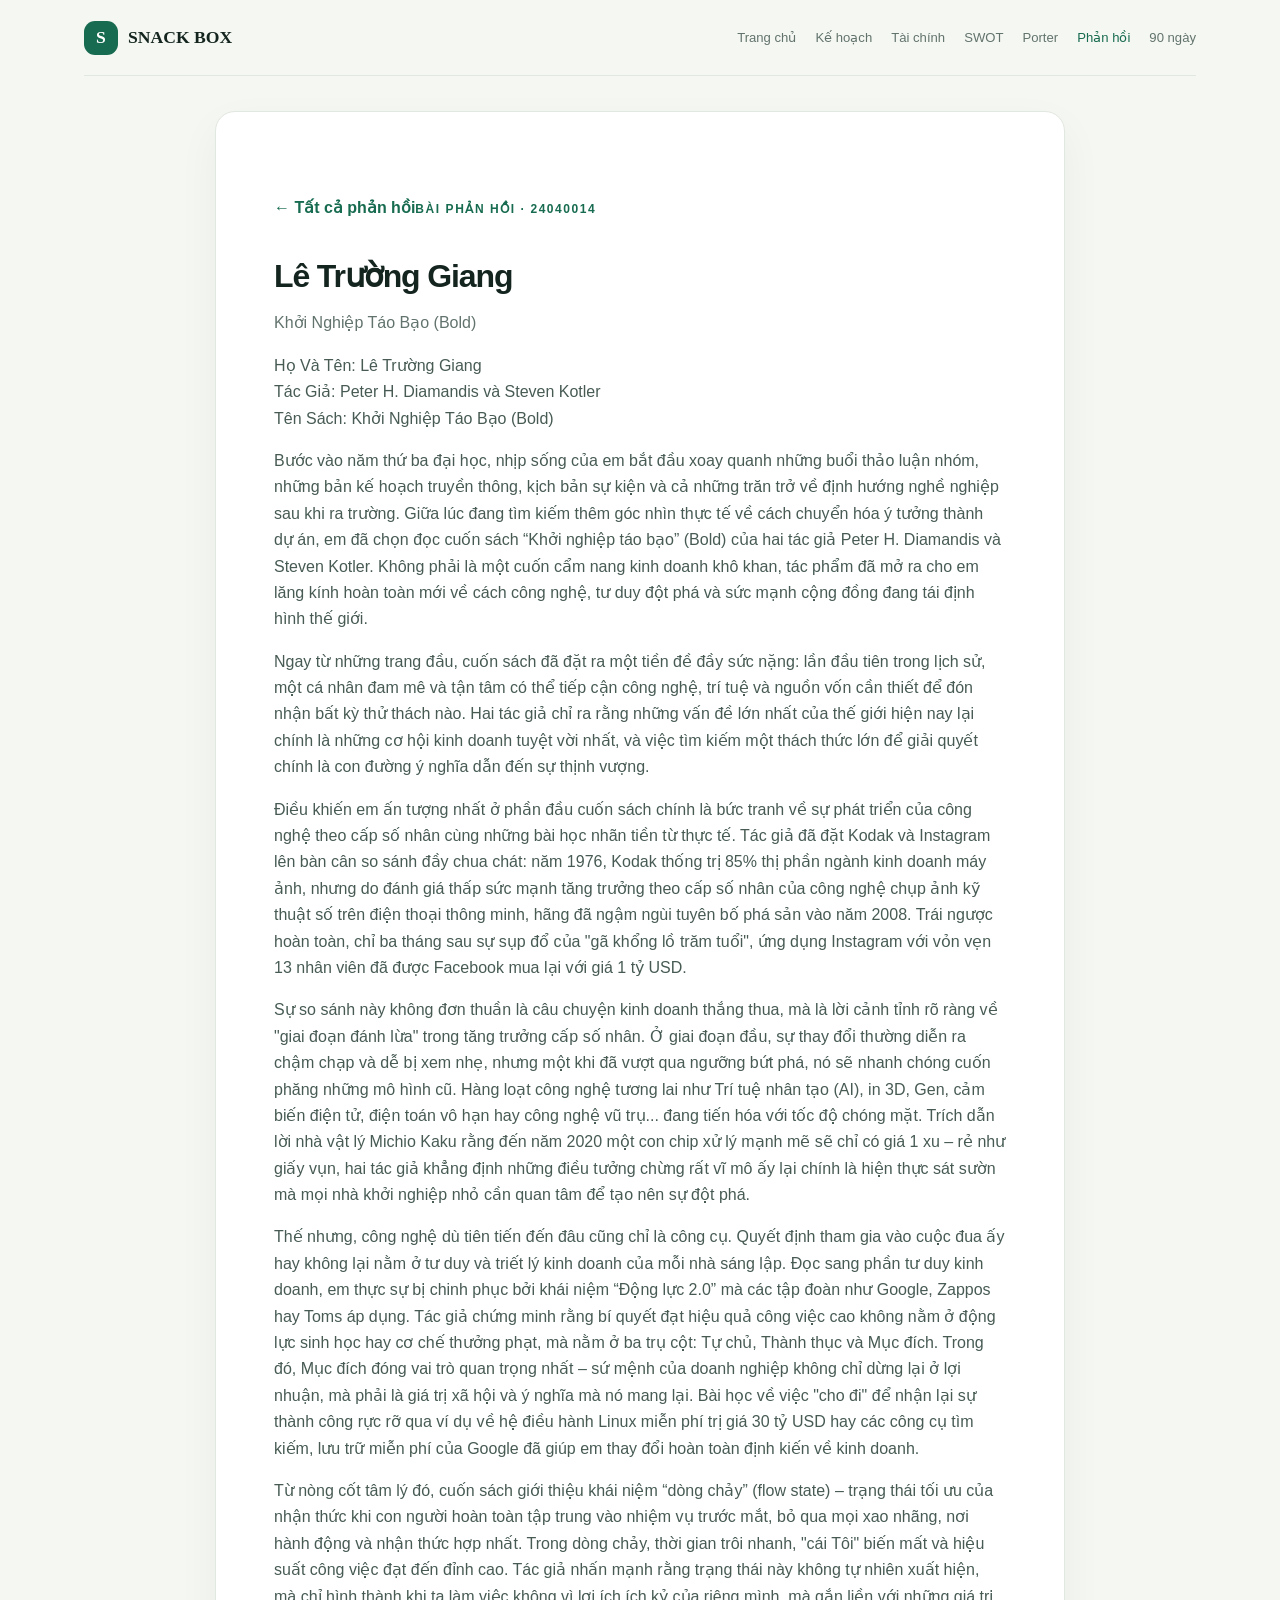
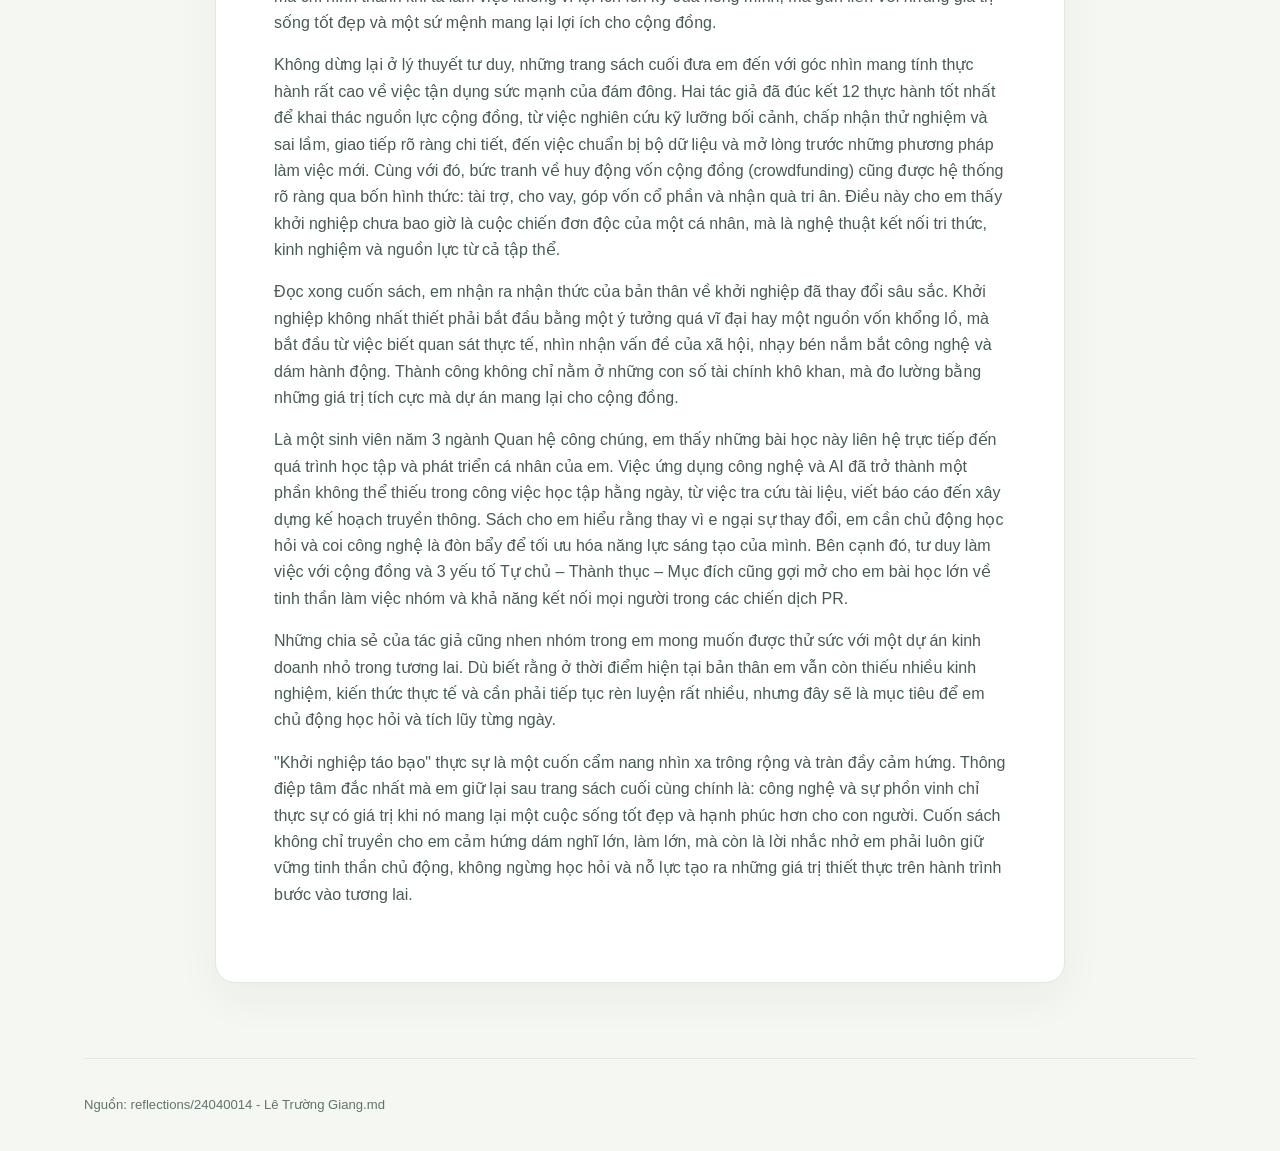
<file: reflection-24040014.html>
<!doctype html><html lang="vi"><head><meta charset="utf-8"><meta name="viewport" content="width=device-width,initial-scale=1"><title>Lê Trường Giang · Khởi Nghiệp Táo Bạo (Bold)</title><link rel="stylesheet" href="style.css"></head><body><div class="wrap"><nav class="nav"><a class="brand" href="index.html"><span class="brandmark">S</span> SNACK BOX</a><div class="navlinks"><a href="index.html">Trang chủ</a><a href="business-plan.html">Kế hoạch</a><a href="financial-analysis.html">Tài chính</a><a href="swot.html">SWOT</a><a href="five-forces.html">Porter</a><a class="active" href="reflections.html">Phản hồi</a><a href="action-plan.html">90 ngày</a></div></nav><main class="prose"><a class="back" href="reflections.html">← Tất cả phản hồi</a><span class="eyebrow">Bài phản hồi · 24040014</span><h1>Lê Trường Giang</h1><p class="muted">Khởi Nghiệp Táo Bạo (Bold)</p><article id="article"></article></main><footer class="footer">Nguồn: reflections/24040014 - Lê Trường Giang.md</footer></div><script>const source="\nHọ Và Tên: Lê Trường Giang\nTác Giả: Peter H. Diamandis và Steven Kotler\nTên Sách: Khởi Nghiệp Táo Bạo (Bold)\n\nBước vào năm thứ ba đại học, nhịp sống của em bắt đầu xoay quanh những buổi thảo luận nhóm, những bản kế hoạch truyền thông, kịch bản sự kiện và cả những trăn trở về định hướng nghề nghiệp sau khi ra trường. Giữa lúc đang tìm kiếm thêm góc nhìn thực tế về cách chuyển hóa ý tưởng thành dự án, em đã chọn đọc cuốn sách “Khởi nghiệp táo bạo” (Bold) của hai tác giả Peter H. Diamandis và Steven Kotler. Không phải là một cuốn cẩm nang kinh doanh khô khan, tác phẩm đã mở ra cho em lăng kính hoàn toàn mới về cách công nghệ, tư duy đột phá và sức mạnh cộng đồng đang tái định hình thế giới.\n\nNgay từ những trang đầu, cuốn sách đã đặt ra một tiền đề đầy sức nặng: lần đầu tiên trong lịch sử, một cá nhân đam mê và tận tâm có thể tiếp cận công nghệ, trí tuệ và nguồn vốn cần thiết để đón nhận bất kỳ thử thách nào. Hai tác giả chỉ ra rằng những vấn đề lớn nhất của thế giới hiện nay lại chính là những cơ hội kinh doanh tuyệt vời nhất, và việc tìm kiếm một thách thức lớn để giải quyết chính là con đường ý nghĩa dẫn đến sự thịnh vượng.\n\nĐiều khiến em ấn tượng nhất ở phần đầu cuốn sách chính là bức tranh về sự phát triển của công nghệ theo cấp số nhân cùng những bài học nhãn tiền từ thực tế. Tác giả đã đặt Kodak và Instagram lên bàn cân so sánh đầy chua chát: năm 1976, Kodak thống trị 85% thị phần ngành kinh doanh máy ảnh, nhưng do đánh giá thấp sức mạnh tăng trưởng theo cấp số nhân của công nghệ chụp ảnh kỹ thuật số trên điện thoại thông minh, hãng đã ngậm ngùi tuyên bố phá sản vào năm 2008. Trái ngược hoàn toàn, chỉ ba tháng sau sự sụp đổ của \"gã khổng lồ trăm tuổi\", ứng dụng Instagram với vỏn vẹn 13 nhân viên đã được Facebook mua lại với giá 1 tỷ USD.\n\nSự so sánh này không đơn thuần là câu chuyện kinh doanh thắng thua, mà là lời cảnh tỉnh rõ ràng về \"giai đoạn đánh lừa\" trong tăng trưởng cấp số nhân. Ở giai đoạn đầu, sự thay đổi thường diễn ra chậm chạp và dễ bị xem nhẹ, nhưng một khi đã vượt qua ngưỡng bứt phá, nó sẽ nhanh chóng cuốn phăng những mô hình cũ. Hàng loạt công nghệ tương lai như Trí tuệ nhân tạo (AI), in 3D, Gen, cảm biến điện tử, điện toán vô hạn hay công nghệ vũ trụ... đang tiến hóa với tốc độ chóng mặt. Trích dẫn lời nhà vật lý Michio Kaku rằng đến năm 2020 một con chip xử lý mạnh mẽ sẽ chỉ có giá 1 xu – rẻ như giấy vụn, hai tác giả khẳng định những điều tưởng chừng rất vĩ mô ấy lại chính là hiện thực sát sườn mà mọi nhà khởi nghiệp nhỏ cần quan tâm để tạo nên sự đột phá.\n\nThế nhưng, công nghệ dù tiên tiến đến đâu cũng chỉ là công cụ. Quyết định tham gia vào cuộc đua ấy hay không lại nằm ở tư duy và triết lý kinh doanh của mỗi nhà sáng lập. Đọc sang phần tư duy kinh doanh, em thực sự bị chinh phục bởi khái niệm “Động lực 2.0” mà các tập đoàn như Google, Zappos hay Toms áp dụng. Tác giả chứng minh rằng bí quyết đạt hiệu quả công việc cao không nằm ở động lực sinh học hay cơ chế thưởng phạt, mà nằm ở ba trụ cột: Tự chủ, Thành thục và Mục đích. Trong đó, Mục đích đóng vai trò quan trọng nhất – sứ mệnh của doanh nghiệp không chỉ dừng lại ở lợi nhuận, mà phải là giá trị xã hội và ý nghĩa mà nó mang lại. Bài học về việc \"cho đi\" để nhận lại sự thành công rực rỡ qua ví dụ về hệ điều hành Linux miễn phí trị giá 30 tỷ USD hay các công cụ tìm kiếm, lưu trữ miễn phí của Google đã giúp em thay đổi hoàn toàn định kiến về kinh doanh.\n\nTừ nòng cốt tâm lý đó, cuốn sách giới thiệu khái niệm “dòng chảy” (flow state) – trạng thái tối ưu của nhận thức khi con người hoàn toàn tập trung vào nhiệm vụ trước mắt, bỏ qua mọi xao nhãng, nơi hành động và nhận thức hợp nhất. Trong dòng chảy, thời gian trôi nhanh, \"cái Tôi\" biến mất và hiệu suất công việc đạt đến đỉnh cao. Tác giả nhấn mạnh rằng trạng thái này không tự nhiên xuất hiện, mà chỉ hình thành khi ta làm việc không vì lợi ích ích kỷ của riêng mình, mà gắn liền với những giá trị sống tốt đẹp và một sứ mệnh mang lại lợi ích cho cộng đồng.\n\nKhông dừng lại ở lý thuyết tư duy, những trang sách cuối đưa em đến với góc nhìn mang tính thực hành rất cao về việc tận dụng sức mạnh của đám đông. Hai tác giả đã đúc kết 12 thực hành tốt nhất để khai thác nguồn lực cộng đồng, từ việc nghiên cứu kỹ lưỡng bối cảnh, chấp nhận thử nghiệm và sai lầm, giao tiếp rõ ràng chi tiết, đến việc chuẩn bị bộ dữ liệu và mở lòng trước những phương pháp làm việc mới. Cùng với đó, bức tranh về huy động vốn cộng đồng (crowdfunding) cũng được hệ thống rõ ràng qua bốn hình thức: tài trợ, cho vay, góp vốn cổ phần và nhận quà tri ân. Điều này cho em thấy khởi nghiệp chưa bao giờ là cuộc chiến đơn độc của một cá nhân, mà là nghệ thuật kết nối tri thức, kinh nghiệm và nguồn lực từ cả tập thể.\n\nĐọc xong cuốn sách, em nhận ra nhận thức của bản thân về khởi nghiệp đã thay đổi sâu sắc. Khởi nghiệp không nhất thiết phải bắt đầu bằng một ý tưởng quá vĩ đại hay một nguồn vốn khổng lồ, mà bắt đầu từ việc biết quan sát thực tế, nhìn nhận vấn đề của xã hội, nhạy bén nắm bắt công nghệ và dám hành động. Thành công không chỉ nằm ở những con số tài chính khô khan, mà đo lường bằng những giá trị tích cực mà dự án mang lại cho cộng đồng.\n\nLà một sinh viên năm 3 ngành Quan hệ công chúng, em thấy những bài học này liên hệ trực tiếp đến quá trình học tập và phát triển cá nhân của em. Việc ứng dụng công nghệ và AI đã trở thành một phần không thể thiếu trong công việc học tập hằng ngày, từ việc tra cứu tài liệu, viết báo cáo đến xây dựng kế hoạch truyền thông. Sách cho em hiểu rằng thay vì e ngại sự thay đổi, em cần chủ động học hỏi và coi công nghệ là đòn bẩy để tối ưu hóa năng lực sáng tạo của mình. Bên cạnh đó, tư duy làm việc với cộng đồng và 3 yếu tố Tự chủ – Thành thục – Mục đích cũng gợi mở cho em bài học lớn về tinh thần làm việc nhóm và khả năng kết nối mọi người trong các chiến dịch PR.\n\nNhững chia sẻ của tác giả cũng nhen nhóm trong em mong muốn được thử sức với một dự án kinh doanh nhỏ trong tương lai. Dù biết rằng ở thời điểm hiện tại bản thân em vẫn còn thiếu nhiều kinh nghiệm, kiến thức thực tế và cần phải tiếp tục rèn luyện rất nhiều, nhưng đây sẽ là mục tiêu để em chủ động học hỏi và tích lũy từng ngày.\n\n\"Khởi nghiệp táo bạo\" thực sự là một cuốn cẩm nang nhìn xa trông rộng và tràn đầy cảm hứng. Thông điệp tâm đắc nhất mà em giữ lại sau trang sách cuối cùng chính là: công nghệ và sự phồn vinh chỉ thực sự có giá trị khi nó mang lại một cuộc sống tốt đẹp và hạnh phúc hơn cho con người. Cuốn sách không chỉ truyền cho em cảm hứng dám nghĩ lớn, làm lớn, mà còn là lời nhắc nhở em phải luôn giữ vững tinh thần chủ động, không ngừng học hỏi và nỗ lực tạo ra những giá trị thiết thực trên hành trình bước vào tương lai.";const esc=s=>s.replace(/&/g,'&amp;').replace(/</g,'&lt;').replace(/>/g,'&gt;');const inline=s=>esc(s).replace(/\*\*(.+?)\*\*/g,'<strong>$1</strong>').replace(/\*(.+?)\*/g,'<em>$1</em>');const root=document.getElementById('article');let list=false;for(const block of source.trim().split(/\n\s*\n/)){const t=block.trim();if(!t)continue;if(t.startsWith('## ')){root.insertAdjacentHTML('beforeend','<h2>'+inline(t.slice(3))+'</h2>');continue}if(t.startsWith('# '))continue;if(t.split('\n').every(x=>/^[-*] /.test(x))){root.insertAdjacentHTML('beforeend','<ul>'+t.split('\n').map(x=>'<li>'+inline(x.replace(/^[-*] /,''))+'</li>').join('')+'</ul>');continue}if(t.startsWith('**')&&t.endsWith('**')){root.insertAdjacentHTML('beforeend','<h3>'+inline(t)+'</h3>');continue}root.insertAdjacentHTML('beforeend','<p>'+t.split('\n').map(inline).join('<br>')+'</p>')}</script></body></html>
</file>
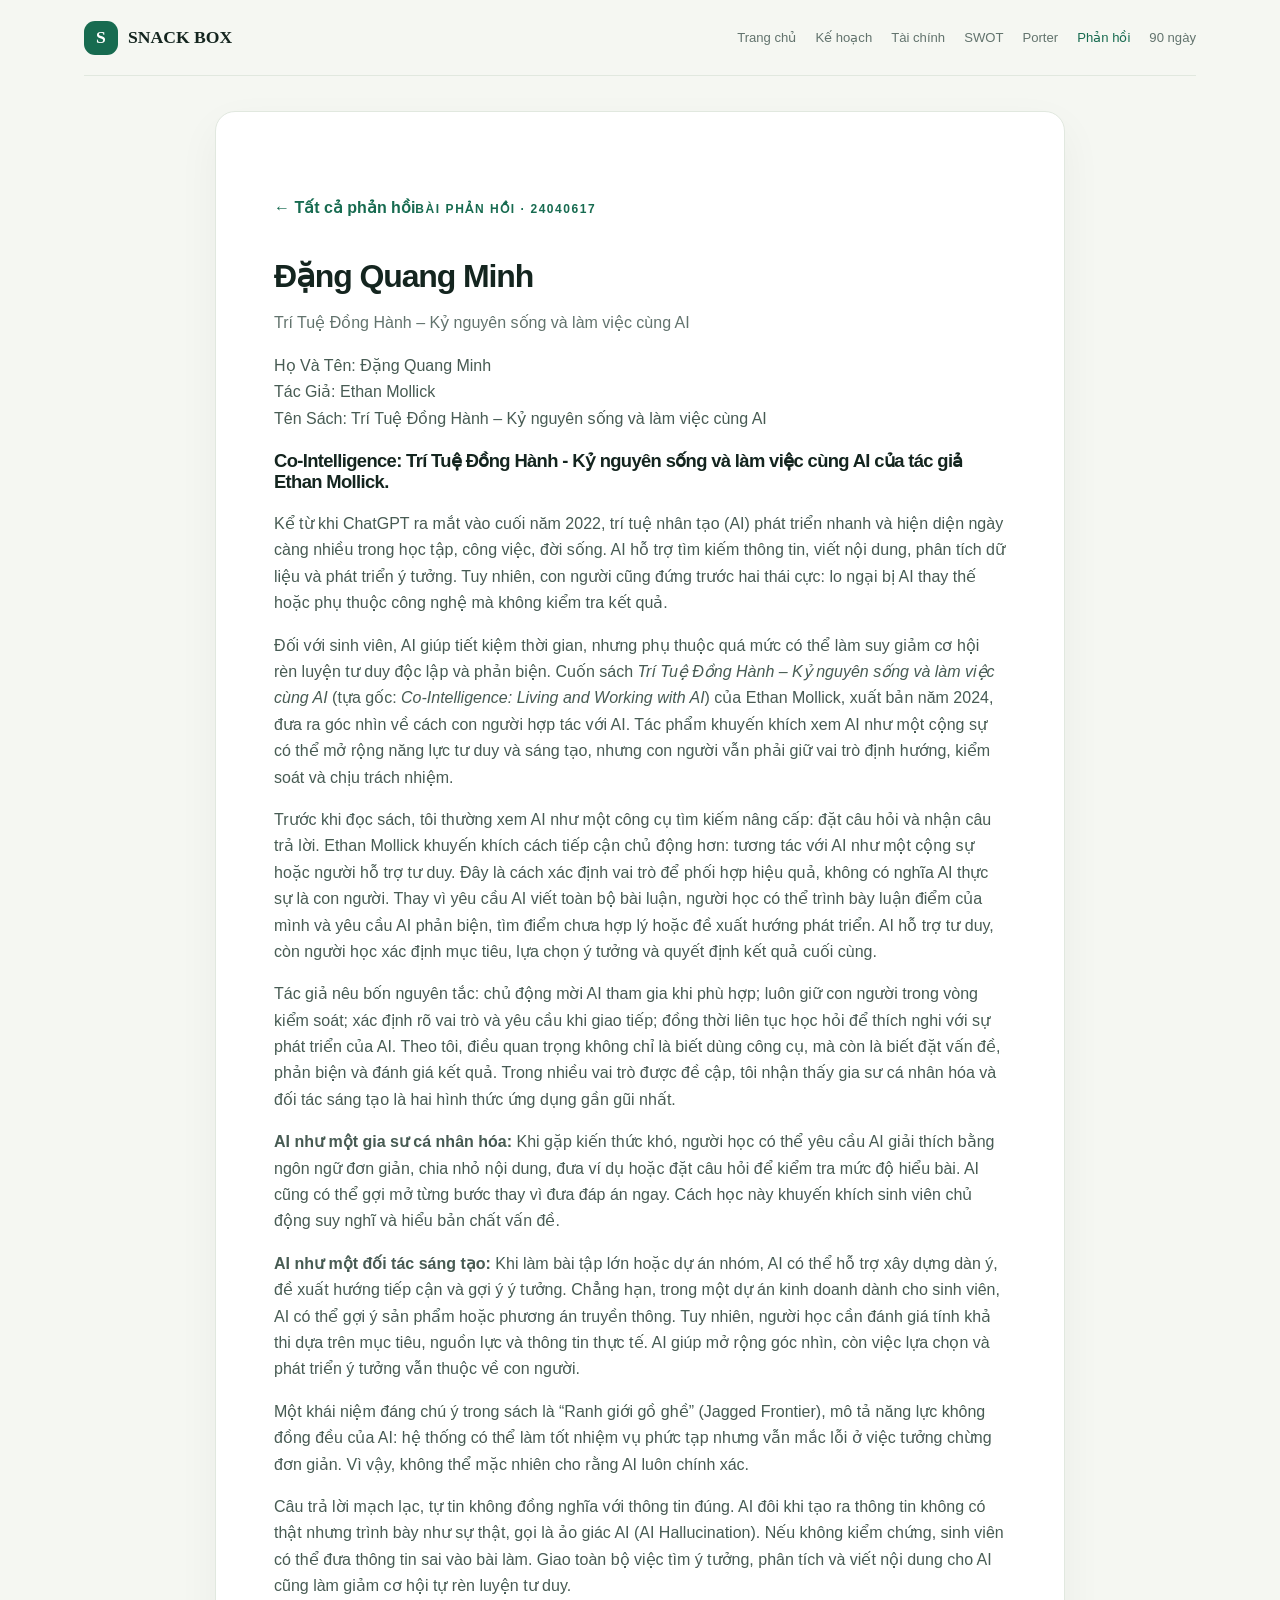
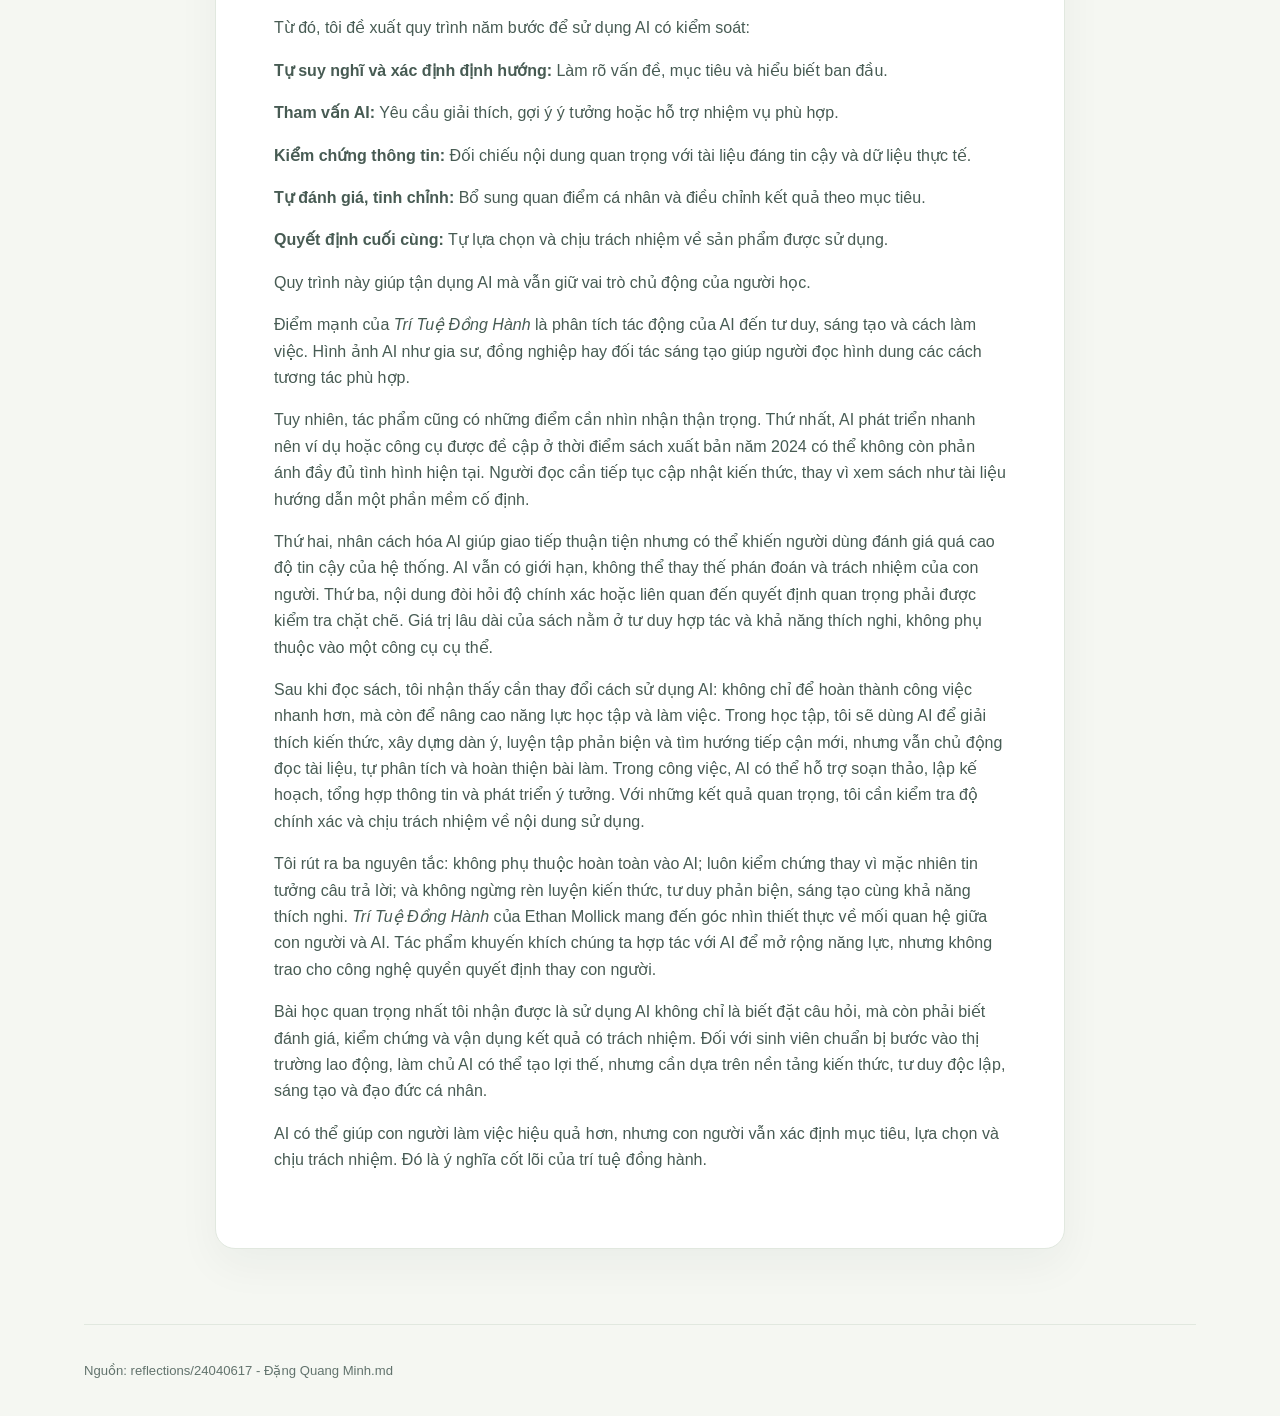
<file: reflection-24040617.html>
<!doctype html><html lang="vi"><head><meta charset="utf-8"><meta name="viewport" content="width=device-width,initial-scale=1"><title>Đặng Quang Minh · Trí Tuệ Đồng Hành – Kỷ nguyên sống và làm việc cùng AI</title><link rel="stylesheet" href="style.css"></head><body><div class="wrap"><nav class="nav"><a class="brand" href="index.html"><span class="brandmark">S</span> SNACK BOX</a><div class="navlinks"><a href="index.html">Trang chủ</a><a href="business-plan.html">Kế hoạch</a><a href="financial-analysis.html">Tài chính</a><a href="swot.html">SWOT</a><a href="five-forces.html">Porter</a><a class="active" href="reflections.html">Phản hồi</a><a href="action-plan.html">90 ngày</a></div></nav><main class="prose"><a class="back" href="reflections.html">← Tất cả phản hồi</a><span class="eyebrow">Bài phản hồi · 24040617</span><h1>Đặng Quang Minh</h1><p class="muted">Trí Tuệ Đồng Hành – Kỷ nguyên sống và làm việc cùng AI</p><article id="article"></article></main><footer class="footer">Nguồn: reflections/24040617 - Đặng Quang Minh.md</footer></div><script>const source="\nHọ Và Tên: Đặng Quang Minh\nTác Giả: Ethan Mollick\nTên Sách: Trí Tuệ Đồng Hành – Kỷ nguyên sống và làm việc cùng AI\n\n**Co-Intelligence: Trí Tuệ Đồng Hành - Kỷ nguyên sống và làm việc cùng AI của tác giả Ethan Mollick.**\n\nKể từ khi ChatGPT ra mắt vào cuối năm 2022, trí tuệ nhân tạo (AI) phát triển nhanh và hiện diện ngày càng nhiều trong học tập, công việc, đời sống. AI hỗ trợ tìm kiếm thông tin, viết nội dung, phân tích dữ liệu và phát triển ý tưởng. Tuy nhiên, con người cũng đứng trước hai thái cực: lo ngại bị AI thay thế hoặc phụ thuộc công nghệ mà không kiểm tra kết quả.\n\nĐối với sinh viên, AI giúp tiết kiệm thời gian, nhưng phụ thuộc quá mức có thể làm suy giảm cơ hội rèn luyện tư duy độc lập và phản biện. Cuốn sách *Trí Tuệ Đồng Hành – Kỷ nguyên sống và làm việc cùng AI* (tựa gốc: *Co-Intelligence: Living and Working with AI*) của Ethan Mollick, xuất bản năm 2024, đưa ra góc nhìn về cách con người hợp tác với AI. Tác phẩm khuyến khích xem AI như một cộng sự có thể mở rộng năng lực tư duy và sáng tạo, nhưng con người vẫn phải giữ vai trò định hướng, kiểm soát và chịu trách nhiệm.\n\nTrước khi đọc sách, tôi thường xem AI như một công cụ tìm kiếm nâng cấp: đặt câu hỏi và nhận câu trả lời. Ethan Mollick khuyến khích cách tiếp cận chủ động hơn: tương tác với AI như một cộng sự hoặc người hỗ trợ tư duy. Đây là cách xác định vai trò để phối hợp hiệu quả, không có nghĩa AI thực sự là con người. Thay vì yêu cầu AI viết toàn bộ bài luận, người học có thể trình bày luận điểm của mình và yêu cầu AI phản biện, tìm điểm chưa hợp lý hoặc đề xuất hướng phát triển. AI hỗ trợ tư duy, còn người học xác định mục tiêu, lựa chọn ý tưởng và quyết định kết quả cuối cùng.\n\nTác giả nêu bốn nguyên tắc: chủ động mời AI tham gia khi phù hợp; luôn giữ con người trong vòng kiểm soát; xác định rõ vai trò và yêu cầu khi giao tiếp; đồng thời liên tục học hỏi để thích nghi với sự phát triển của AI. Theo tôi, điều quan trọng không chỉ là biết dùng công cụ, mà còn là biết đặt vấn đề, phản biện và đánh giá kết quả. Trong nhiều vai trò được đề cập, tôi nhận thấy gia sư cá nhân hóa và đối tác sáng tạo là hai hình thức ứng dụng gần gũi nhất.\n\n**AI như một gia sư cá nhân hóa:** Khi gặp kiến thức khó, người học có thể yêu cầu AI giải thích bằng ngôn ngữ đơn giản, chia nhỏ nội dung, đưa ví dụ hoặc đặt câu hỏi để kiểm tra mức độ hiểu bài. AI cũng có thể gợi mở từng bước thay vì đưa đáp án ngay. Cách học này khuyến khích sinh viên chủ động suy nghĩ và hiểu bản chất vấn đề.\n\n**AI như một đối tác sáng tạo:** Khi làm bài tập lớn hoặc dự án nhóm, AI có thể hỗ trợ xây dựng dàn ý, đề xuất hướng tiếp cận và gợi ý ý tưởng. Chẳng hạn, trong một dự án kinh doanh dành cho sinh viên, AI có thể gợi ý sản phẩm hoặc phương án truyền thông. Tuy nhiên, người học cần đánh giá tính khả thi dựa trên mục tiêu, nguồn lực và thông tin thực tế. AI giúp mở rộng góc nhìn, còn việc lựa chọn và phát triển ý tưởng vẫn thuộc về con người.\n\nMột khái niệm đáng chú ý trong sách là “Ranh giới gồ ghề” (Jagged Frontier), mô tả năng lực không đồng đều của AI: hệ thống có thể làm tốt nhiệm vụ phức tạp nhưng vẫn mắc lỗi ở việc tưởng chừng đơn giản. Vì vậy, không thể mặc nhiên cho rằng AI luôn chính xác.\n\nCâu trả lời mạch lạc, tự tin không đồng nghĩa với thông tin đúng. AI đôi khi tạo ra thông tin không có thật nhưng trình bày như sự thật, gọi là ảo giác AI (AI Hallucination). Nếu không kiểm chứng, sinh viên có thể đưa thông tin sai vào bài làm. Giao toàn bộ việc tìm ý tưởng, phân tích và viết nội dung cho AI cũng làm giảm cơ hội tự rèn luyện tư duy.\n\nTừ đó, tôi đề xuất quy trình năm bước để sử dụng AI có kiểm soát:\n\n**Tự suy nghĩ và xác định định hướng:** Làm rõ vấn đề, mục tiêu và hiểu biết ban đầu.\n\n**Tham vấn AI:** Yêu cầu giải thích, gợi ý ý tưởng hoặc hỗ trợ nhiệm vụ phù hợp.\n\n**Kiểm chứng thông tin:** Đối chiếu nội dung quan trọng với tài liệu đáng tin cậy và dữ liệu thực tế.\n\n**Tự đánh giá, tinh chỉnh:** Bổ sung quan điểm cá nhân và điều chỉnh kết quả theo mục tiêu.\n\n**Quyết định cuối cùng:** Tự lựa chọn và chịu trách nhiệm về sản phẩm được sử dụng.\n\nQuy trình này giúp tận dụng AI mà vẫn giữ vai trò chủ động của người học.\n\nĐiểm mạnh của *Trí Tuệ Đồng Hành* là phân tích tác động của AI đến tư duy, sáng tạo và cách làm việc. Hình ảnh AI như gia sư, đồng nghiệp hay đối tác sáng tạo giúp người đọc hình dung các cách tương tác phù hợp.\n\nTuy nhiên, tác phẩm cũng có những điểm cần nhìn nhận thận trọng. Thứ nhất, AI phát triển nhanh nên ví dụ hoặc công cụ được đề cập ở thời điểm sách xuất bản năm 2024 có thể không còn phản ánh đầy đủ tình hình hiện tại. Người đọc cần tiếp tục cập nhật kiến thức, thay vì xem sách như tài liệu hướng dẫn một phần mềm cố định.\n\nThứ hai, nhân cách hóa AI giúp giao tiếp thuận tiện nhưng có thể khiến người dùng đánh giá quá cao độ tin cậy của hệ thống. AI vẫn có giới hạn, không thể thay thế phán đoán và trách nhiệm của con người. Thứ ba, nội dung đòi hỏi độ chính xác hoặc liên quan đến quyết định quan trọng phải được kiểm tra chặt chẽ. Giá trị lâu dài của sách nằm ở tư duy hợp tác và khả năng thích nghi, không phụ thuộc vào một công cụ cụ thể.\n\nSau khi đọc sách, tôi nhận thấy cần thay đổi cách sử dụng AI: không chỉ để hoàn thành công việc nhanh hơn, mà còn để nâng cao năng lực học tập và làm việc. Trong học tập, tôi sẽ dùng AI để giải thích kiến thức, xây dựng dàn ý, luyện tập phản biện và tìm hướng tiếp cận mới, nhưng vẫn chủ động đọc tài liệu, tự phân tích và hoàn thiện bài làm. Trong công việc, AI có thể hỗ trợ soạn thảo, lập kế hoạch, tổng hợp thông tin và phát triển ý tưởng. Với những kết quả quan trọng, tôi cần kiểm tra độ chính xác và chịu trách nhiệm về nội dung sử dụng.\n\nTôi rút ra ba nguyên tắc: không phụ thuộc hoàn toàn vào AI; luôn kiểm chứng thay vì mặc nhiên tin tưởng câu trả lời; và không ngừng rèn luyện kiến thức, tư duy phản biện, sáng tạo cùng khả năng thích nghi. *Trí Tuệ Đồng Hành* của Ethan Mollick mang đến góc nhìn thiết thực về mối quan hệ giữa con người và AI. Tác phẩm khuyến khích chúng ta hợp tác với AI để mở rộng năng lực, nhưng không trao cho công nghệ quyền quyết định thay con người.\n\nBài học quan trọng nhất tôi nhận được là sử dụng AI không chỉ là biết đặt câu hỏi, mà còn phải biết đánh giá, kiểm chứng và vận dụng kết quả có trách nhiệm. Đối với sinh viên chuẩn bị bước vào thị trường lao động, làm chủ AI có thể tạo lợi thế, nhưng cần dựa trên nền tảng kiến thức, tư duy độc lập, sáng tạo và đạo đức cá nhân.\n\nAI có thể giúp con người làm việc hiệu quả hơn, nhưng con người vẫn xác định mục tiêu, lựa chọn và chịu trách nhiệm. Đó là ý nghĩa cốt lõi của trí tuệ đồng hành.";const esc=s=>s.replace(/&/g,'&amp;').replace(/</g,'&lt;').replace(/>/g,'&gt;');const inline=s=>esc(s).replace(/\*\*(.+?)\*\*/g,'<strong>$1</strong>').replace(/\*(.+?)\*/g,'<em>$1</em>');const root=document.getElementById('article');let list=false;for(const block of source.trim().split(/\n\s*\n/)){const t=block.trim();if(!t)continue;if(t.startsWith('## ')){root.insertAdjacentHTML('beforeend','<h2>'+inline(t.slice(3))+'</h2>');continue}if(t.startsWith('# '))continue;if(t.split('\n').every(x=>/^[-*] /.test(x))){root.insertAdjacentHTML('beforeend','<ul>'+t.split('\n').map(x=>'<li>'+inline(x.replace(/^[-*] /,''))+'</li>').join('')+'</ul>');continue}if(t.startsWith('**')&&t.endsWith('**')){root.insertAdjacentHTML('beforeend','<h3>'+inline(t)+'</h3>');continue}root.insertAdjacentHTML('beforeend','<p>'+t.split('\n').map(inline).join('<br>')+'</p>')}</script></body></html>
</file>
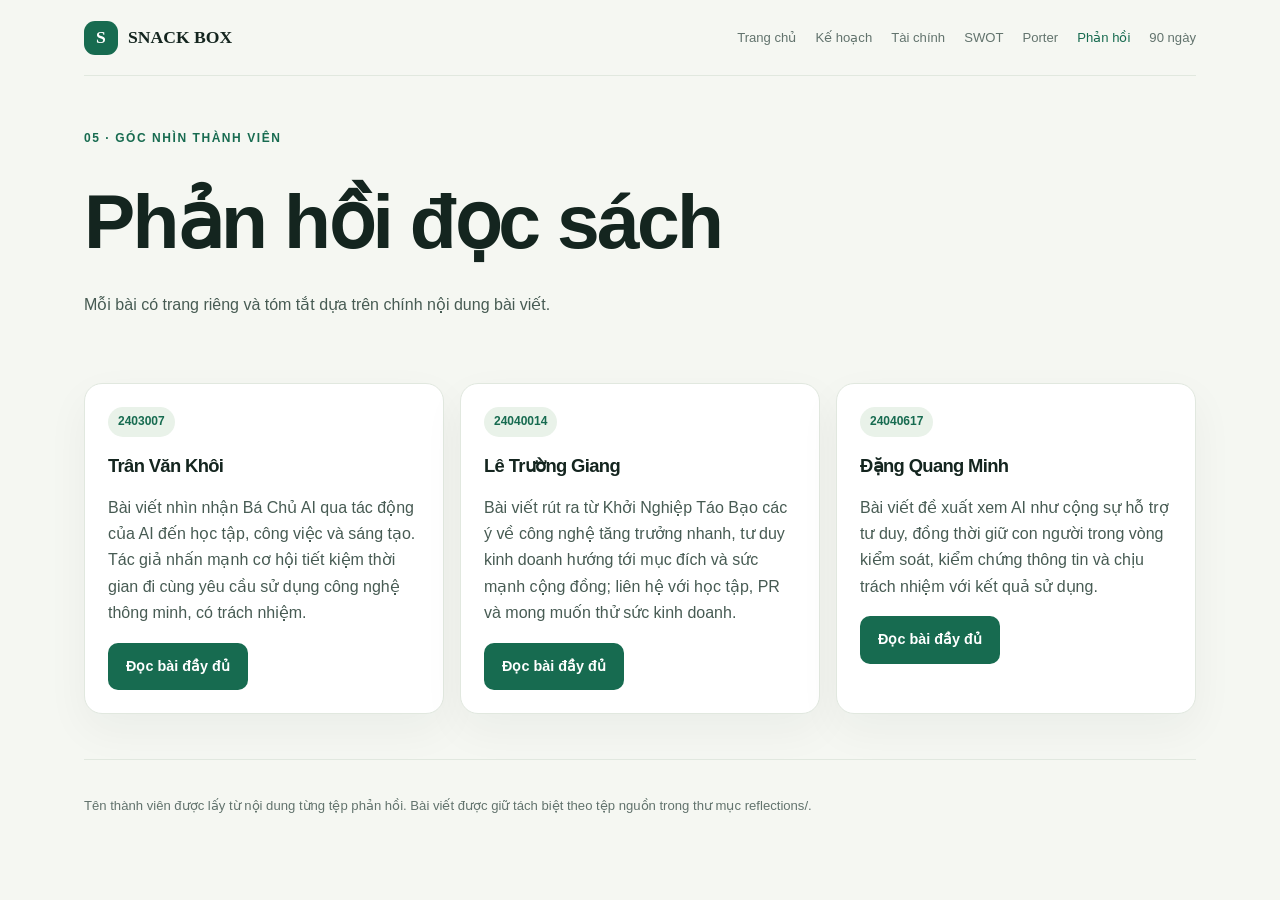
<file: reflections.html>
<!doctype html><html lang="vi"><head><meta charset="utf-8"><meta name="viewport" content="width=device-width,initial-scale=1"><title>Phản hồi đọc sách | Snack Box</title><link rel="stylesheet" href="style.css"></head><body><div class="wrap"><nav class="nav"><a class="brand" href="index.html"><span class="brandmark">S</span> SNACK BOX</a><div class="navlinks"><a href="index.html">Trang chủ</a><a href="business-plan.html">Kế hoạch</a><a href="financial-analysis.html">Tài chính</a><a href="swot.html">SWOT</a><a href="five-forces.html">Porter</a><a class="active" href="reflections.html">Phản hồi</a><a href="action-plan.html">90 ngày</a></div></nav><header class="section"><span class="eyebrow">05 · Góc nhìn thành viên</span><h1>Phản hồi đọc sách</h1><p>Mỗi bài có trang riêng và tóm tắt dựa trên chính nội dung bài viết.</p></header><section class="grid three"><article class="card"><span class="tag">2403007</span><h3>Trân Văn Khôi</h3><p>Bài viết nhìn nhận Bá Chủ AI qua tác động của AI đến học tập, công việc và sáng tạo. Tác giả nhấn mạnh cơ hội tiết kiệm thời gian đi cùng yêu cầu sử dụng công nghệ thông minh, có trách nhiệm.</p><a class="btn" href="reflection-2403007.html">Đọc bài đầy đủ</a></article><article class="card"><span class="tag">24040014</span><h3>Lê Trường Giang</h3><p>Bài viết rút ra từ Khởi Nghiệp Táo Bạo các ý về công nghệ tăng trưởng nhanh, tư duy kinh doanh hướng tới mục đích và sức mạnh cộng đồng; liên hệ với học tập, PR và mong muốn thử sức kinh doanh.</p><a class="btn" href="reflection-24040014.html">Đọc bài đầy đủ</a></article><article class="card"><span class="tag">24040617</span><h3>Đặng Quang Minh</h3><p>Bài viết đề xuất xem AI như cộng sự hỗ trợ tư duy, đồng thời giữ con người trong vòng kiểm soát, kiểm chứng thông tin và chịu trách nhiệm với kết quả sử dụng.</p><a class="btn" href="reflection-24040617.html">Đọc bài đầy đủ</a></article></section><footer class="footer">Tên thành viên được lấy từ nội dung từng tệp phản hồi. Bài viết được giữ tách biệt theo tệp nguồn trong thư mục reflections/.</footer></div></body></html>
</file>
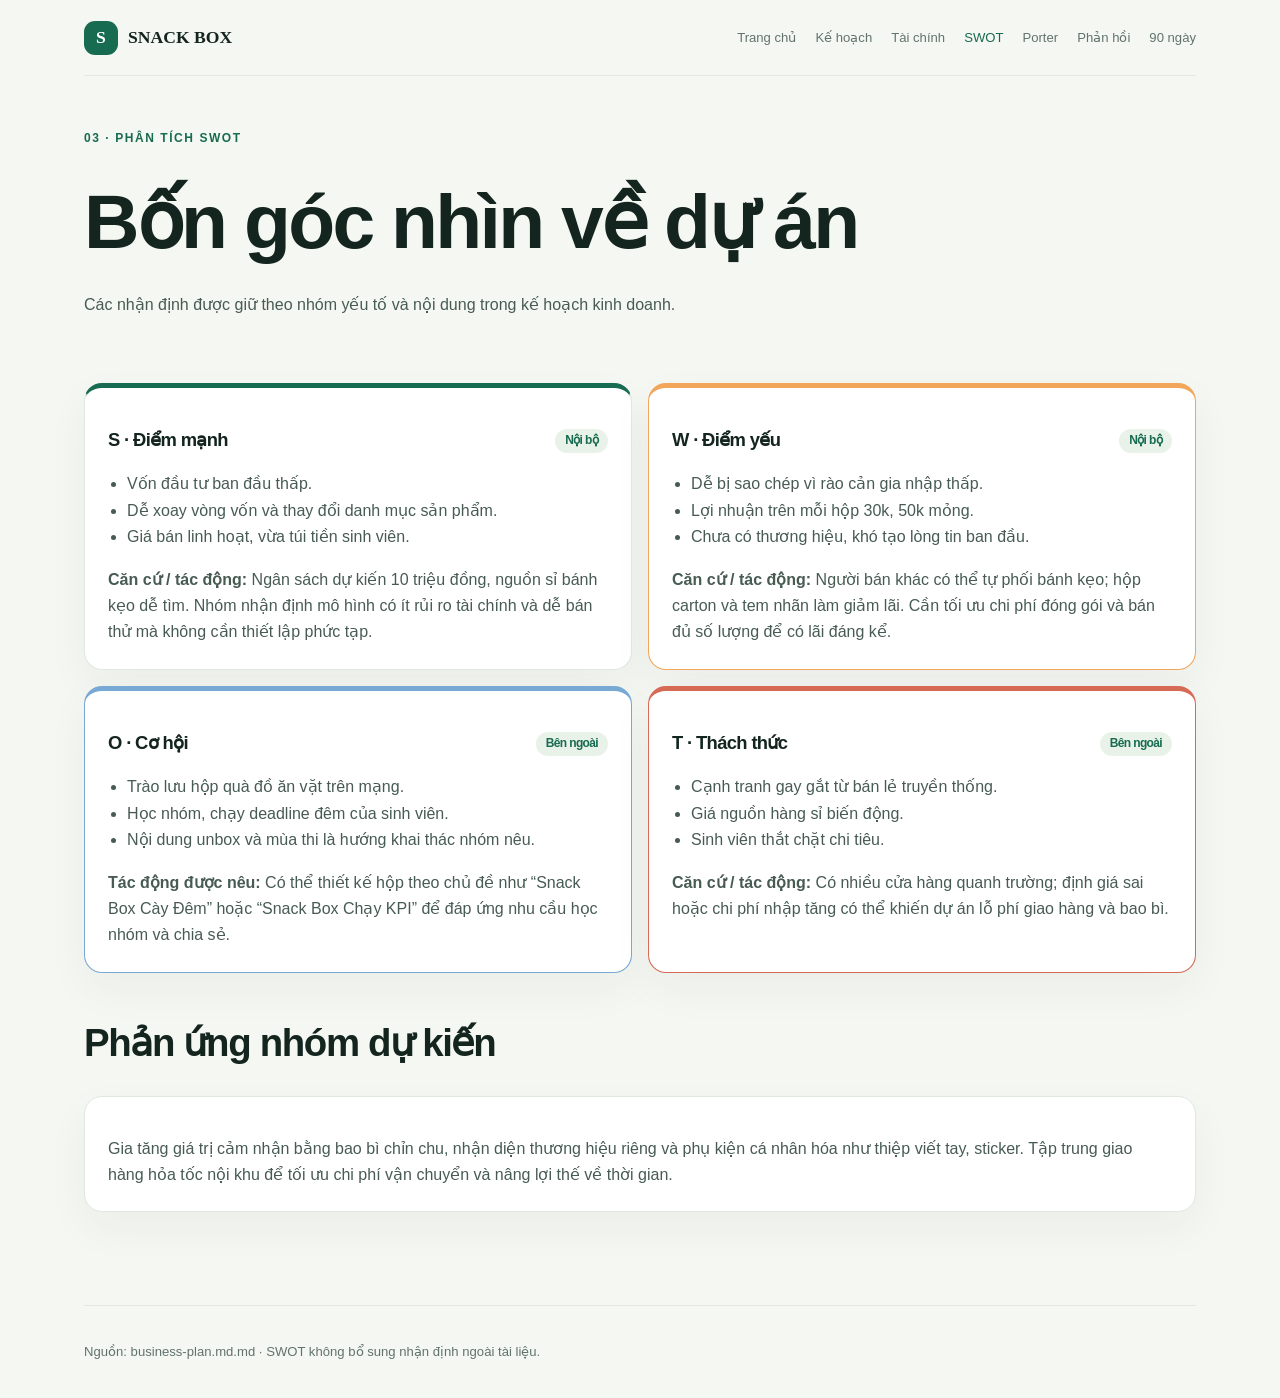
<file: swot.html>
<!doctype html><html lang="vi"><head><meta charset="utf-8"><meta name="viewport" content="width=device-width,initial-scale=1"><title>SWOT | Snack Box</title><link rel="stylesheet" href="style.css"></head><body><div class="wrap"><nav class="nav"><a class="brand" href="index.html"><span class="brandmark">S</span> SNACK BOX</a><div class="navlinks"><a href="index.html">Trang chủ</a><a href="business-plan.html">Kế hoạch</a><a href="financial-analysis.html">Tài chính</a><a class="active" href="swot.html">SWOT</a><a href="five-forces.html">Porter</a><a href="reflections.html">Phản hồi</a><a href="action-plan.html">90 ngày</a></div></nav><header class="section"><span class="eyebrow">03 · Phân tích SWOT</span><h1>Bốn góc nhìn về dự án</h1><p>Các nhận định được giữ theo nhóm yếu tố và nội dung trong kế hoạch kinh doanh.</p></header><section class="grid two"><article class="card swot"><h3><span>S · Điểm mạnh</span><span class="tag">Nội bộ</span></h3><ul><li>Vốn đầu tư ban đầu thấp.</li><li>Dễ xoay vòng vốn và thay đổi danh mục sản phẩm.</li><li>Giá bán linh hoạt, vừa túi tiền sinh viên.</li></ul><p><b>Căn cứ / tác động:</b> Ngân sách dự kiến 10 triệu đồng, nguồn sỉ bánh kẹo dễ tìm. Nhóm nhận định mô hình có ít rủi ro tài chính và dễ bán thử mà không cần thiết lập phức tạp.</p></article><article class="card swot w"><h3><span>W · Điểm yếu</span><span class="tag">Nội bộ</span></h3><ul><li>Dễ bị sao chép vì rào cản gia nhập thấp.</li><li>Lợi nhuận trên mỗi hộp 30k, 50k mỏng.</li><li>Chưa có thương hiệu, khó tạo lòng tin ban đầu.</li></ul><p><b>Căn cứ / tác động:</b> Người bán khác có thể tự phối bánh kẹo; hộp carton và tem nhãn làm giảm lãi. Cần tối ưu chi phí đóng gói và bán đủ số lượng để có lãi đáng kể.</p></article><article class="card swot o"><h3><span>O · Cơ hội</span><span class="tag">Bên ngoài</span></h3><ul><li>Trào lưu hộp quà đồ ăn vặt trên mạng.</li><li>Học nhóm, chạy deadline đêm của sinh viên.</li><li>Nội dung unbox và mùa thi là hướng khai thác nhóm nêu.</li></ul><p><b>Tác động được nêu:</b> Có thể thiết kế hộp theo chủ đề như “Snack Box Cày Đêm” hoặc “Snack Box Chạy KPI” để đáp ứng nhu cầu học nhóm và chia sẻ.</p></article><article class="card swot t"><h3><span>T · Thách thức</span><span class="tag">Bên ngoài</span></h3><ul><li>Cạnh tranh gay gắt từ bán lẻ truyền thống.</li><li>Giá nguồn hàng sỉ biến động.</li><li>Sinh viên thắt chặt chi tiêu.</li></ul><p><b>Căn cứ / tác động:</b> Có nhiều cửa hàng quanh trường; định giá sai hoặc chi phí nhập tăng có thể khiến dự án lỗ phí giao hàng và bao bì.</p></article></section><section class="section"><h2>Phản ứng nhóm dự kiến</h2><div class="card"><p>Gia tăng giá trị cảm nhận bằng bao bì chỉn chu, nhận diện thương hiệu riêng và phụ kiện cá nhân hóa như thiệp viết tay, sticker. Tập trung giao hàng hỏa tốc nội khu để tối ưu chi phí vận chuyển và nâng lợi thế về thời gian.</p></div></section><footer class="footer">Nguồn: business-plan.md.md · SWOT không bổ sung nhận định ngoài tài liệu.</footer></div></body></html>
</file>
<file: style.css>
:root{--ink:#14251f;--muted:#62736d;--paper:#f5f7f2;--card:#fff;--line:#e1e8df;--green:#176b50;--lime:#d9f27e;--orange:#f2a65a;--red:#d66a55;--shadow:0 16px 44px #1b31220c}*{box-sizing:border-box}body{margin:0;background:var(--paper);color:var(--ink);font-family:'DM Sans',sans-serif;line-height:1.65}a{color:inherit}h1,h2,h3{font-family:Manrope,sans-serif;line-height:1.15;letter-spacing:-.035em}h1{font-size:clamp(2.6rem,6vw,5.5rem);margin:.35em 0}h2{font-size:clamp(1.8rem,3vw,2.7rem);margin:0 0 .8em}h3{font-size:1.15rem}p{color:#475b53}.wrap{max-width:1160px;margin:auto;padding:0 24px}.nav{height:76px;display:flex;align-items:center;justify-content:space-between;border-bottom:1px solid var(--line)}.brand{font:800 1.1rem Manrope;text-decoration:none;display:flex;align-items:center;gap:10px}.brandmark{background:var(--green);color:white;border-radius:11px;width:34px;height:34px;display:grid;place-items:center}.navlinks{display:flex;gap:19px;flex-wrap:wrap;justify-content:flex-end}.navlinks a{text-decoration:none;color:var(--muted);font-size:.82rem}.navlinks a:hover,.navlinks a.active{color:var(--green)}.hero{padding:78px 0 62px;display:grid;grid-template-columns:1.2fr .8fr;gap:45px;align-items:center}.eyebrow{font-size:.75rem;letter-spacing:.13em;text-transform:uppercase;font-weight:700;color:var(--green)}.hero p{font-size:1.1rem;max-width:700px}.hero-art{background:var(--green);color:white;border-radius:28px;padding:30px;position:relative;overflow:hidden;min-height:260px;display:flex;flex-direction:column;justify-content:space-between}.hero-art:after{content:'✳';position:absolute;font-size:190px;right:-2px;bottom:-78px;color:#ffffff15}.hero-art strong{font:800 2rem Manrope;max-width:250px}.hero-art small{color:#d5e9de}.actions{display:flex;gap:12px;flex-wrap:wrap;margin-top:25px}.btn{display:inline-flex;padding:12px 18px;border-radius:10px;text-decoration:none;font-weight:700;font-size:.9rem;background:var(--green);color:white}.btn.secondary{background:#e7efe7;color:var(--green)}.section{padding:48px 0}.section-head{display:flex;justify-content:space-between;align-items:end;gap:20px;margin-bottom:22px}.section-head p{margin:0;max-width:550px}.grid{display:grid;gap:16px}.grid.two{grid-template-columns:repeat(2,minmax(0,1fr))}.grid.three{grid-template-columns:repeat(3,minmax(0,1fr))}.grid.four{grid-template-columns:repeat(4,minmax(0,1fr))}.card{background:var(--card);border:1px solid var(--line);border-radius:18px;padding:23px;box-shadow:var(--shadow)}.card p:last-child{margin-bottom:0}.metric{font:800 1.8rem Manrope;color:var(--green);margin:8px 0}.metric-label{font-size:.82rem;color:var(--muted)}.tag{display:inline-block;background:#e9f2e9;color:var(--green);padding:5px 10px;border-radius:999px;font-weight:700;font-size:.75rem}.muted{color:var(--muted)}.callout{background:#edf4e9;border-left:4px solid var(--green);padding:18px 20px;border-radius:0 12px 12px 0}.tablewrap{overflow:auto;background:white;border:1px solid var(--line);border-radius:16px}table{width:100%;border-collapse:collapse;min-width:650px}th,td{padding:13px 15px;text-align:left;border-bottom:1px solid var(--line);vertical-align:top}th{background:#eff4ed;color:#365148;font-size:.82rem}td{font-size:.9rem}tr:last-child td{border-bottom:0}.swot{border-top:5px solid var(--green)}.swot.w{border-color:var(--orange)}.swot.o{border-color:#78a9d4}.swot.t{border-color:var(--red)}.swot h3{display:flex;justify-content:space-between}.swot ul{padding-left:19px;color:#475b53}.force{position:relative;padding-top:57px}.force .num{position:absolute;top:19px;left:22px;color:#9cac9e;font:800 1.15rem Manrope}.level{font-size:.75rem;font-weight:800;color:var(--green);background:#e9f2e9;border-radius:999px;padding:6px 11px;display:inline-block}.chart{display:grid;gap:14px}.barrow{display:grid;grid-template-columns:145px 1fr 100px;gap:14px;align-items:center;font-size:.88rem}.bartrack{height:12px;border-radius:20px;background:#e8eee5;overflow:hidden}.bar{height:100%;background:var(--green);border-radius:20px;min-width:2px}.bar.negative{background:var(--red)}.timeline{display:grid;grid-template-columns:repeat(4,1fr);gap:0}.step{padding:0 20px 5px;border-top:2px solid #b6c8b8;position:relative}.step:before{content:'';width:13px;height:13px;border-radius:100%;background:var(--green);position:absolute;top:-8px;left:20px}.step .stepno{font:800 .78rem Manrope;color:var(--green);margin-top:20px}.quote{font-size:1.2rem;font-family:Manrope;font-weight:600}.footer{padding:35px 0;margin-top:45px;border-top:1px solid var(--line);color:var(--muted);font-size:.82rem}.prose{max-width:850px;margin:35px auto 75px;background:white;border:1px solid var(--line);padding:clamp(24px,5vw,58px);border-radius:20px;box-shadow:var(--shadow)}.prose h1{font-size:2rem}.reflection-body{white-space:pre-wrap;font-size:1rem;line-height:1.85;color:#344b42;font-family:'DM Sans',sans-serif}.reflection-body::first-line{font-weight:600}.back{display:inline-block;color:var(--green);font-weight:700;text-decoration:none;margin:25px 0}.note{font-size:.82rem;color:var(--muted)}@media(max-width:850px){.nav{height:auto;padding:14px 0;align-items:flex-start;gap:12px}.navlinks{gap:10px}.hero{grid-template-columns:1fr;padding:52px 0}.grid.four{grid-template-columns:repeat(2,1fr)}.timeline{grid-template-columns:repeat(2,1fr);row-gap:22px}}@media(max-width:580px){.wrap{padding:0 17px}.nav{display:block}.navlinks{justify-content:flex-start;margin-top:12px}.navlinks a{font-size:.75rem}.grid.two,.grid.three,.grid.four{grid-template-columns:1fr}.timeline{grid-template-columns:1fr}.step{margin-bottom:10px}.barrow{grid-template-columns:100px 1fr 83px;gap:8px}.hero-art{min-height:210px}}
</file>
